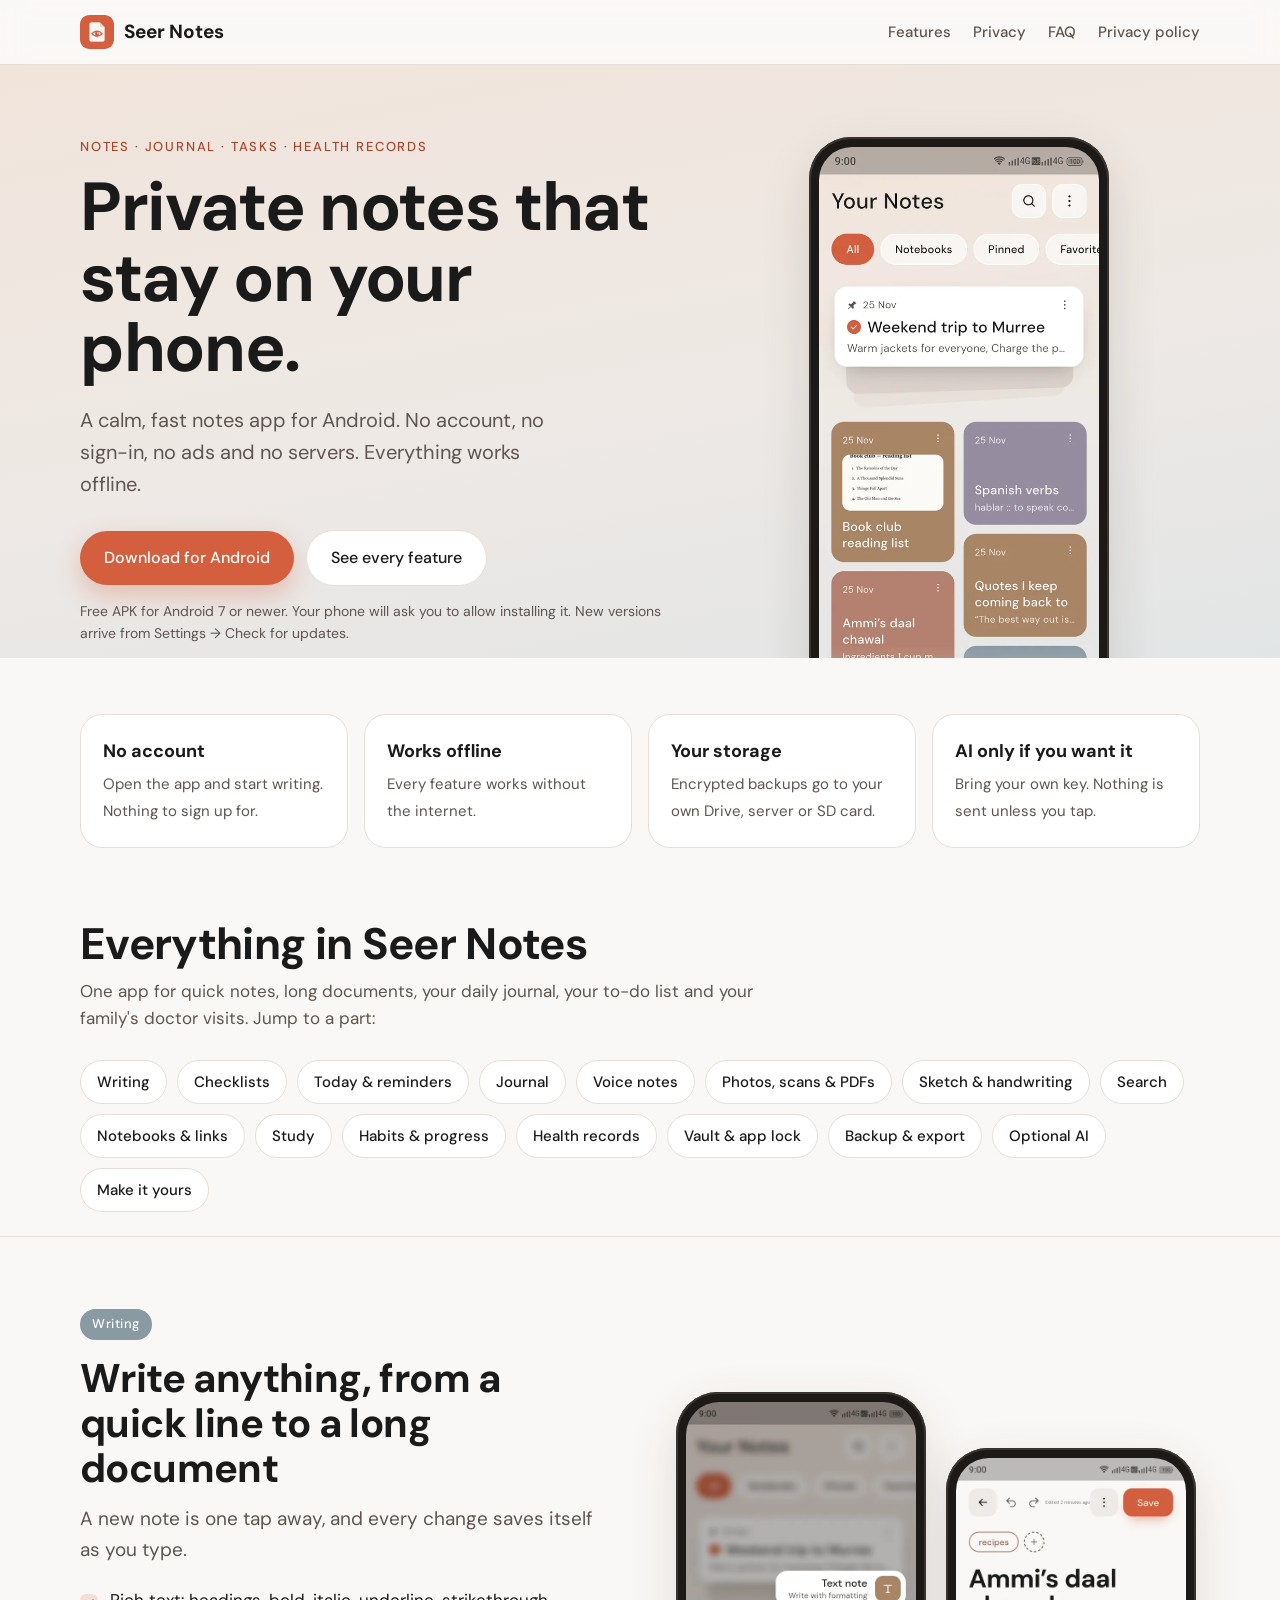
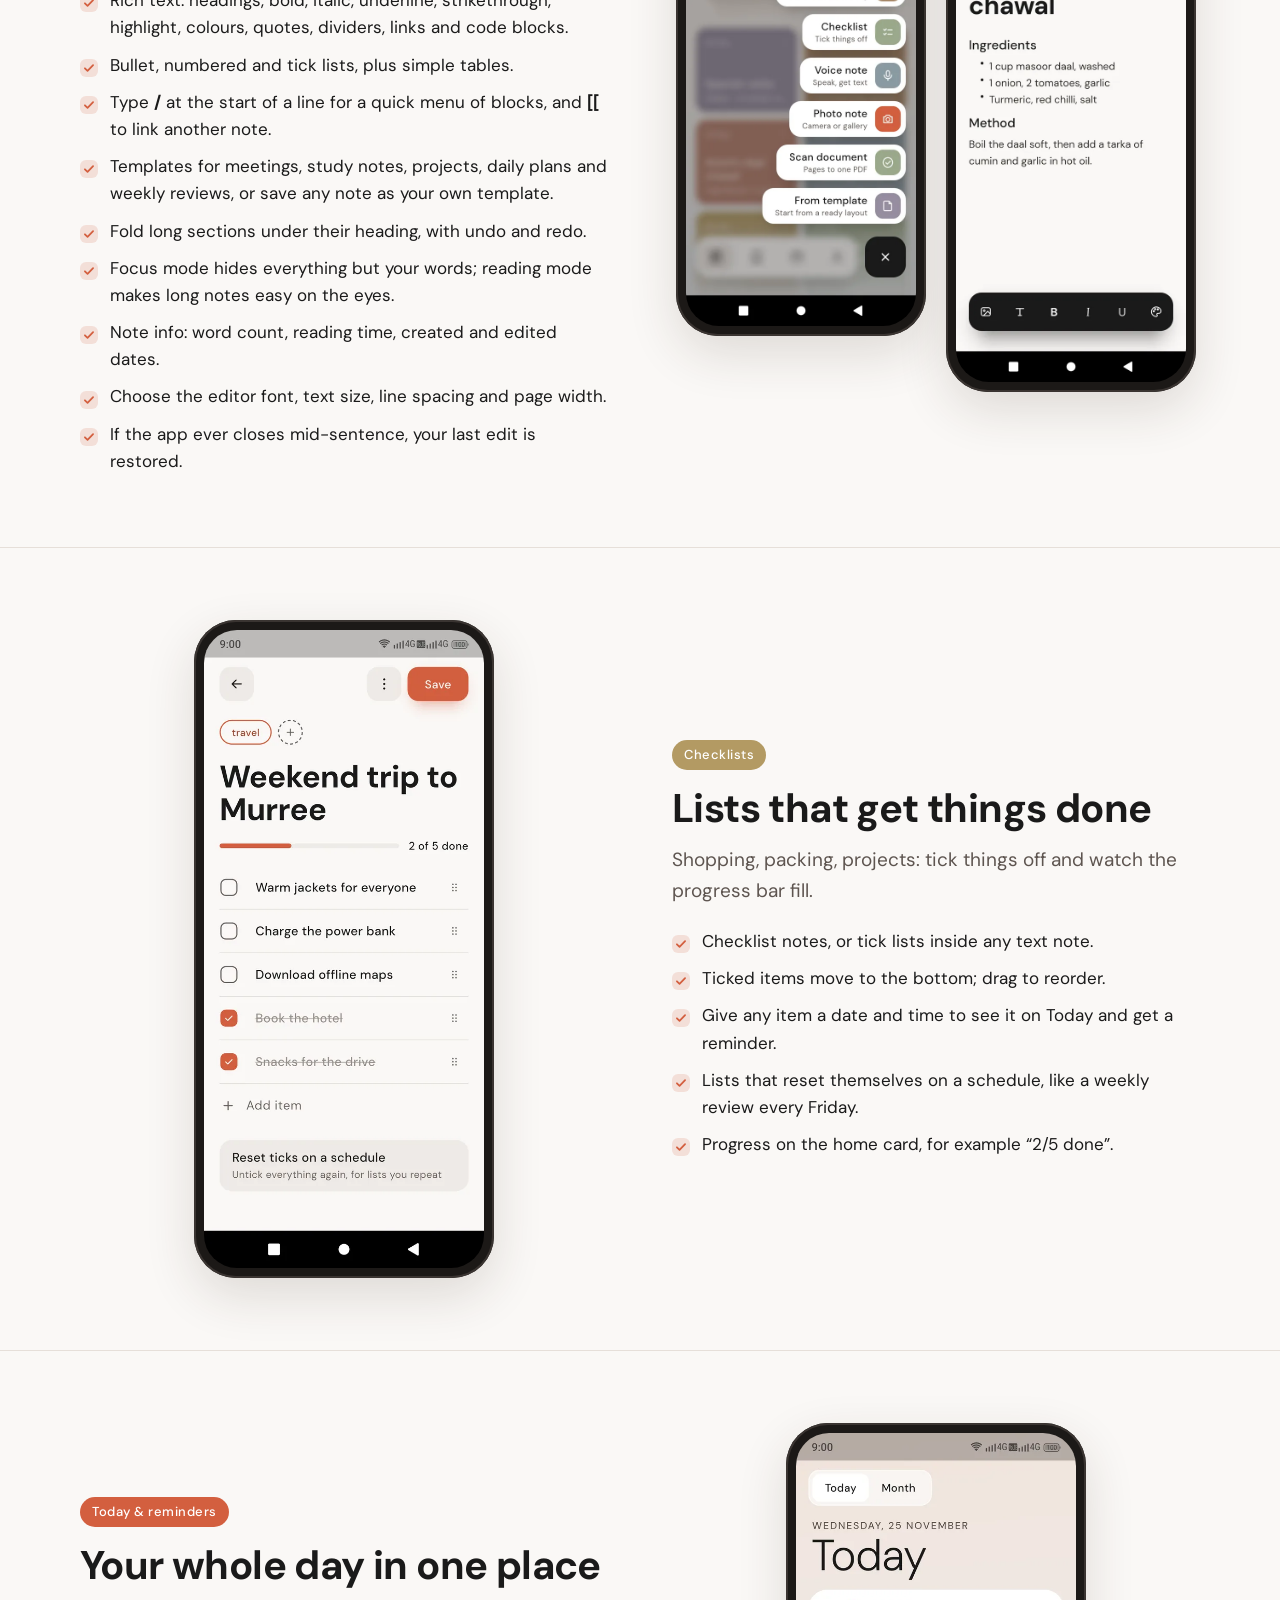
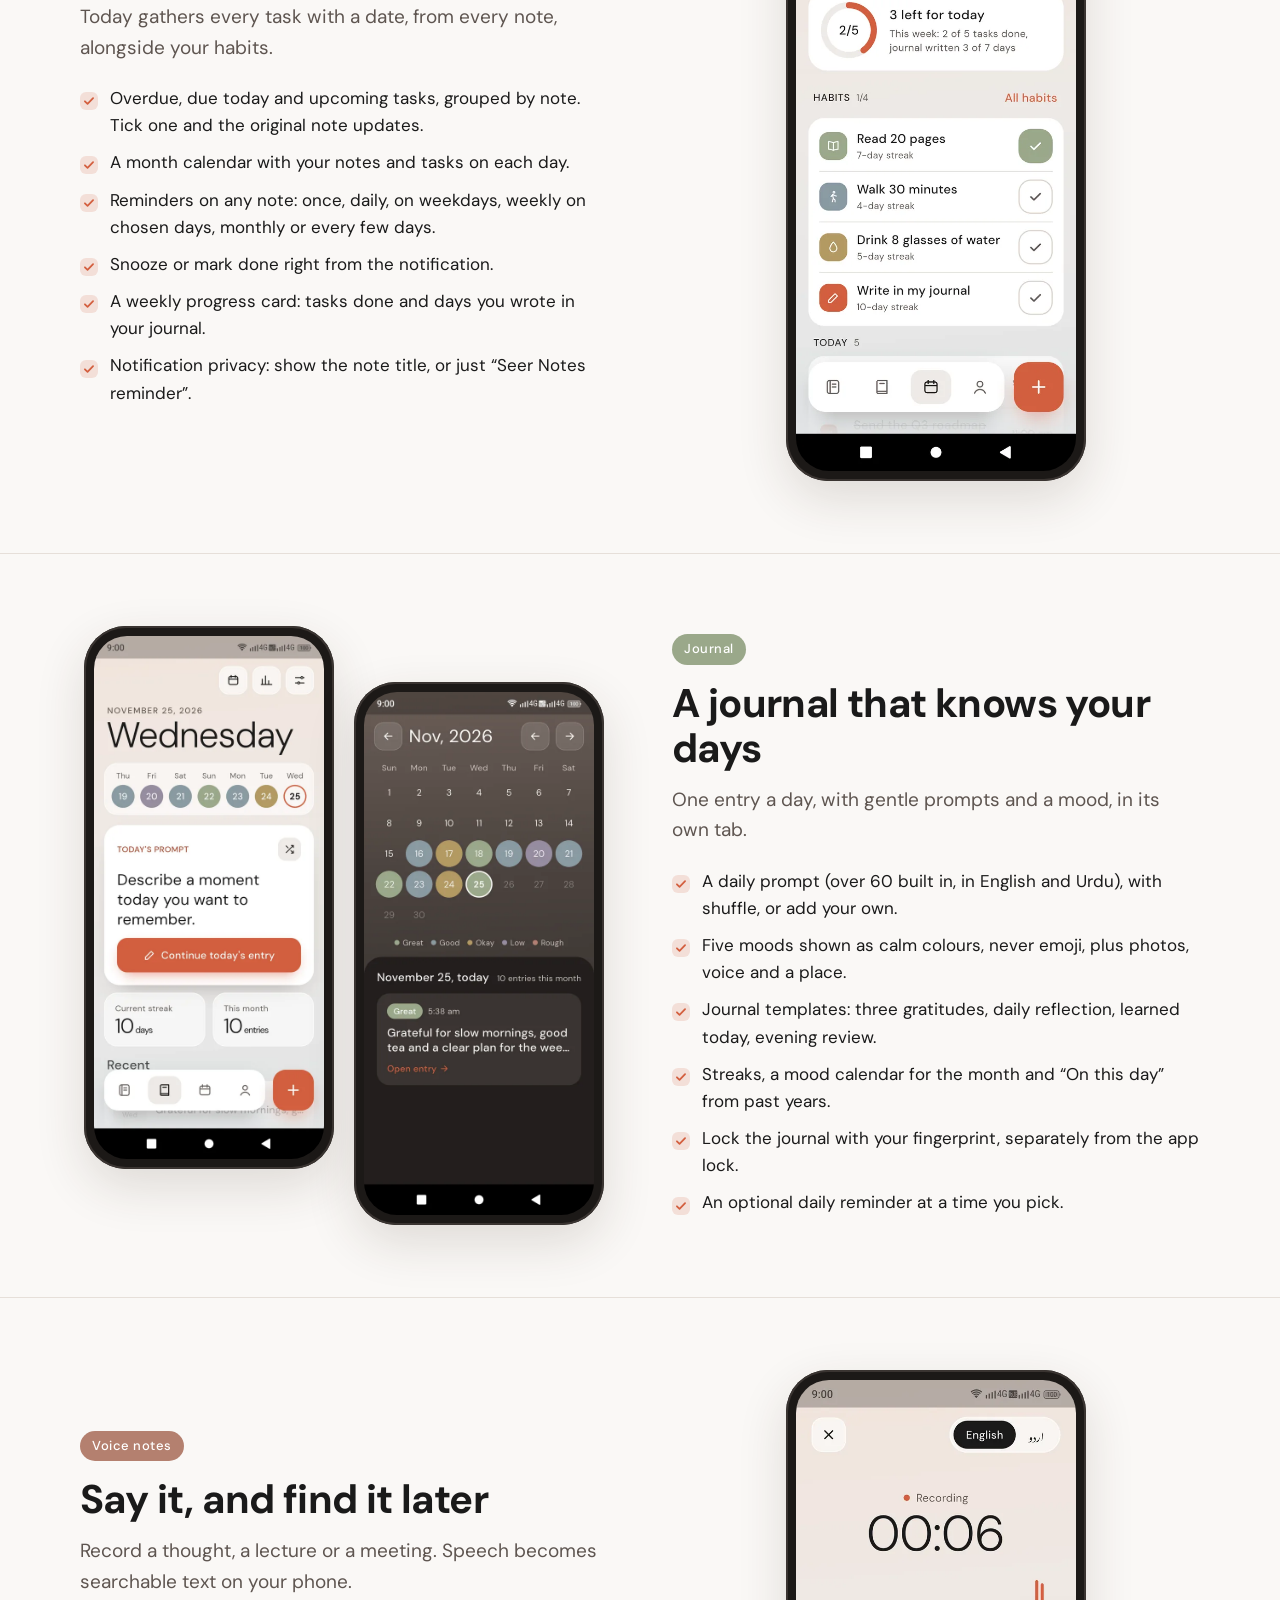
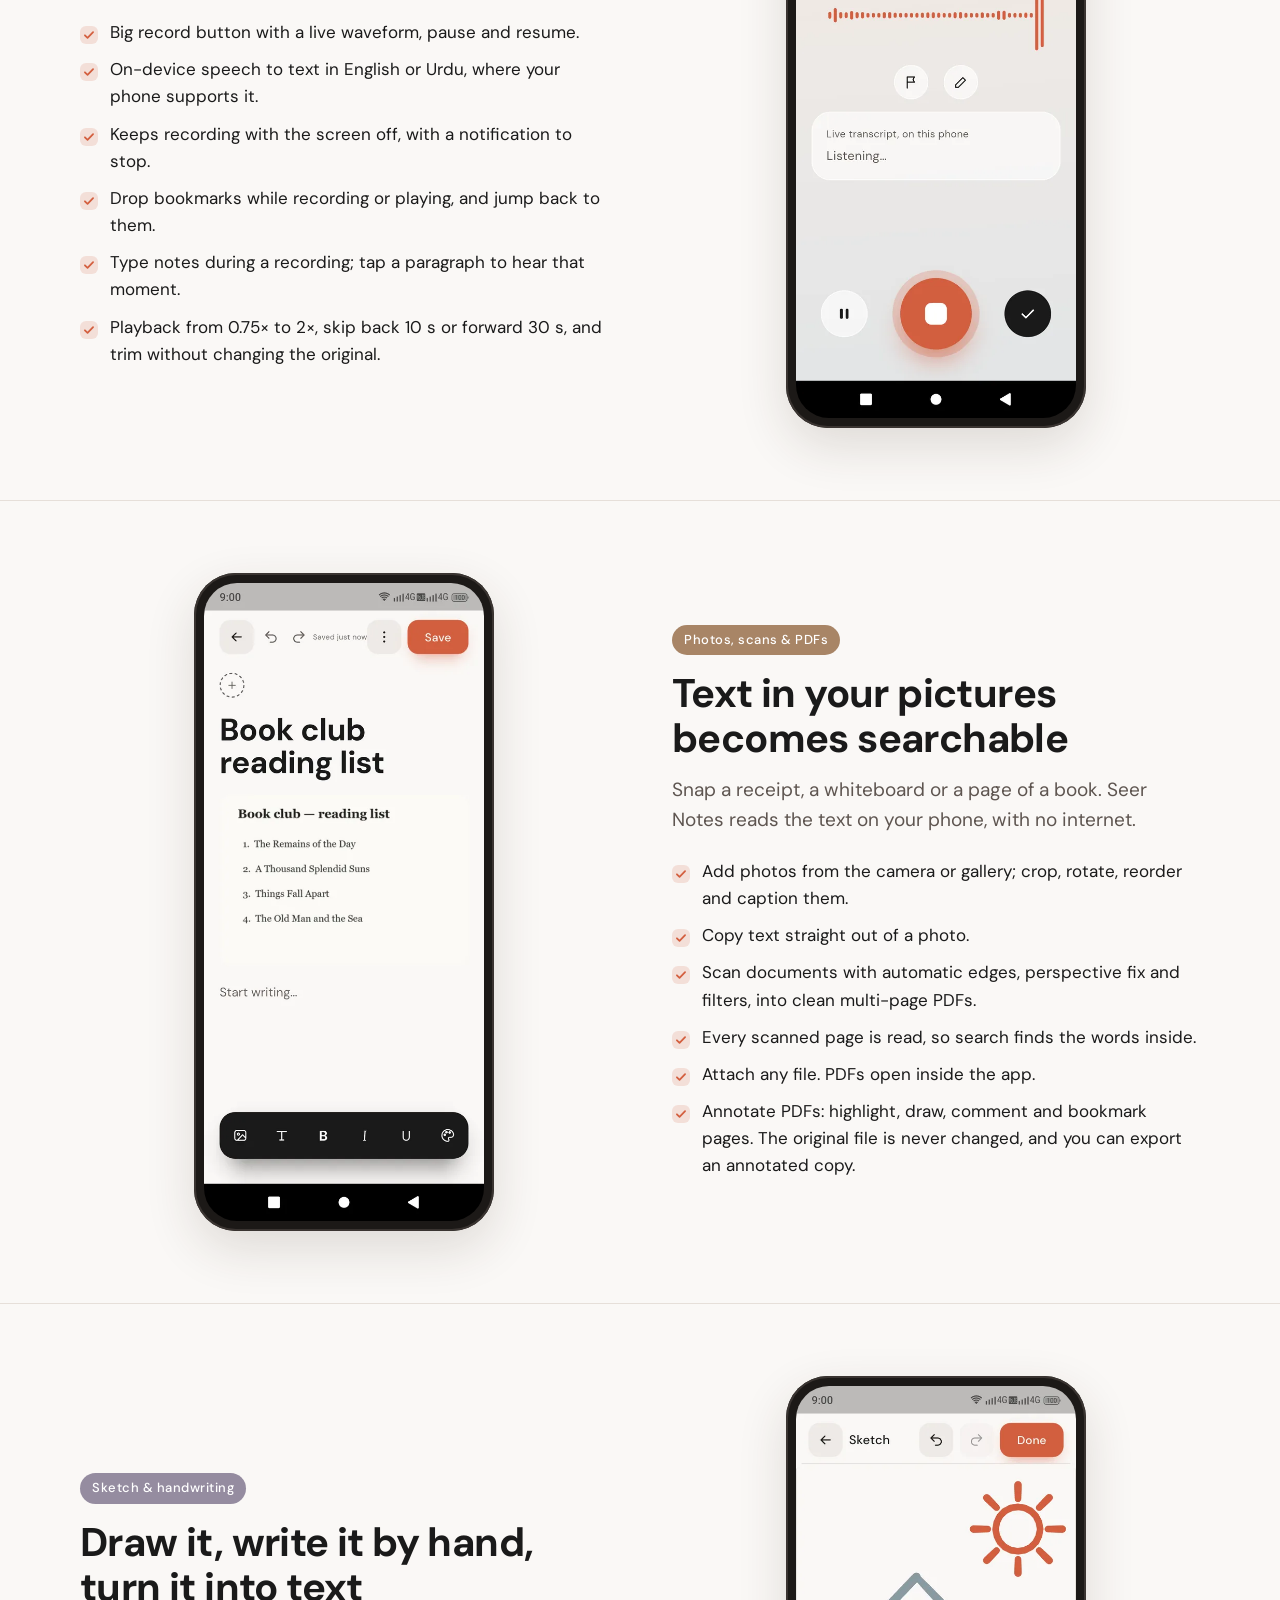
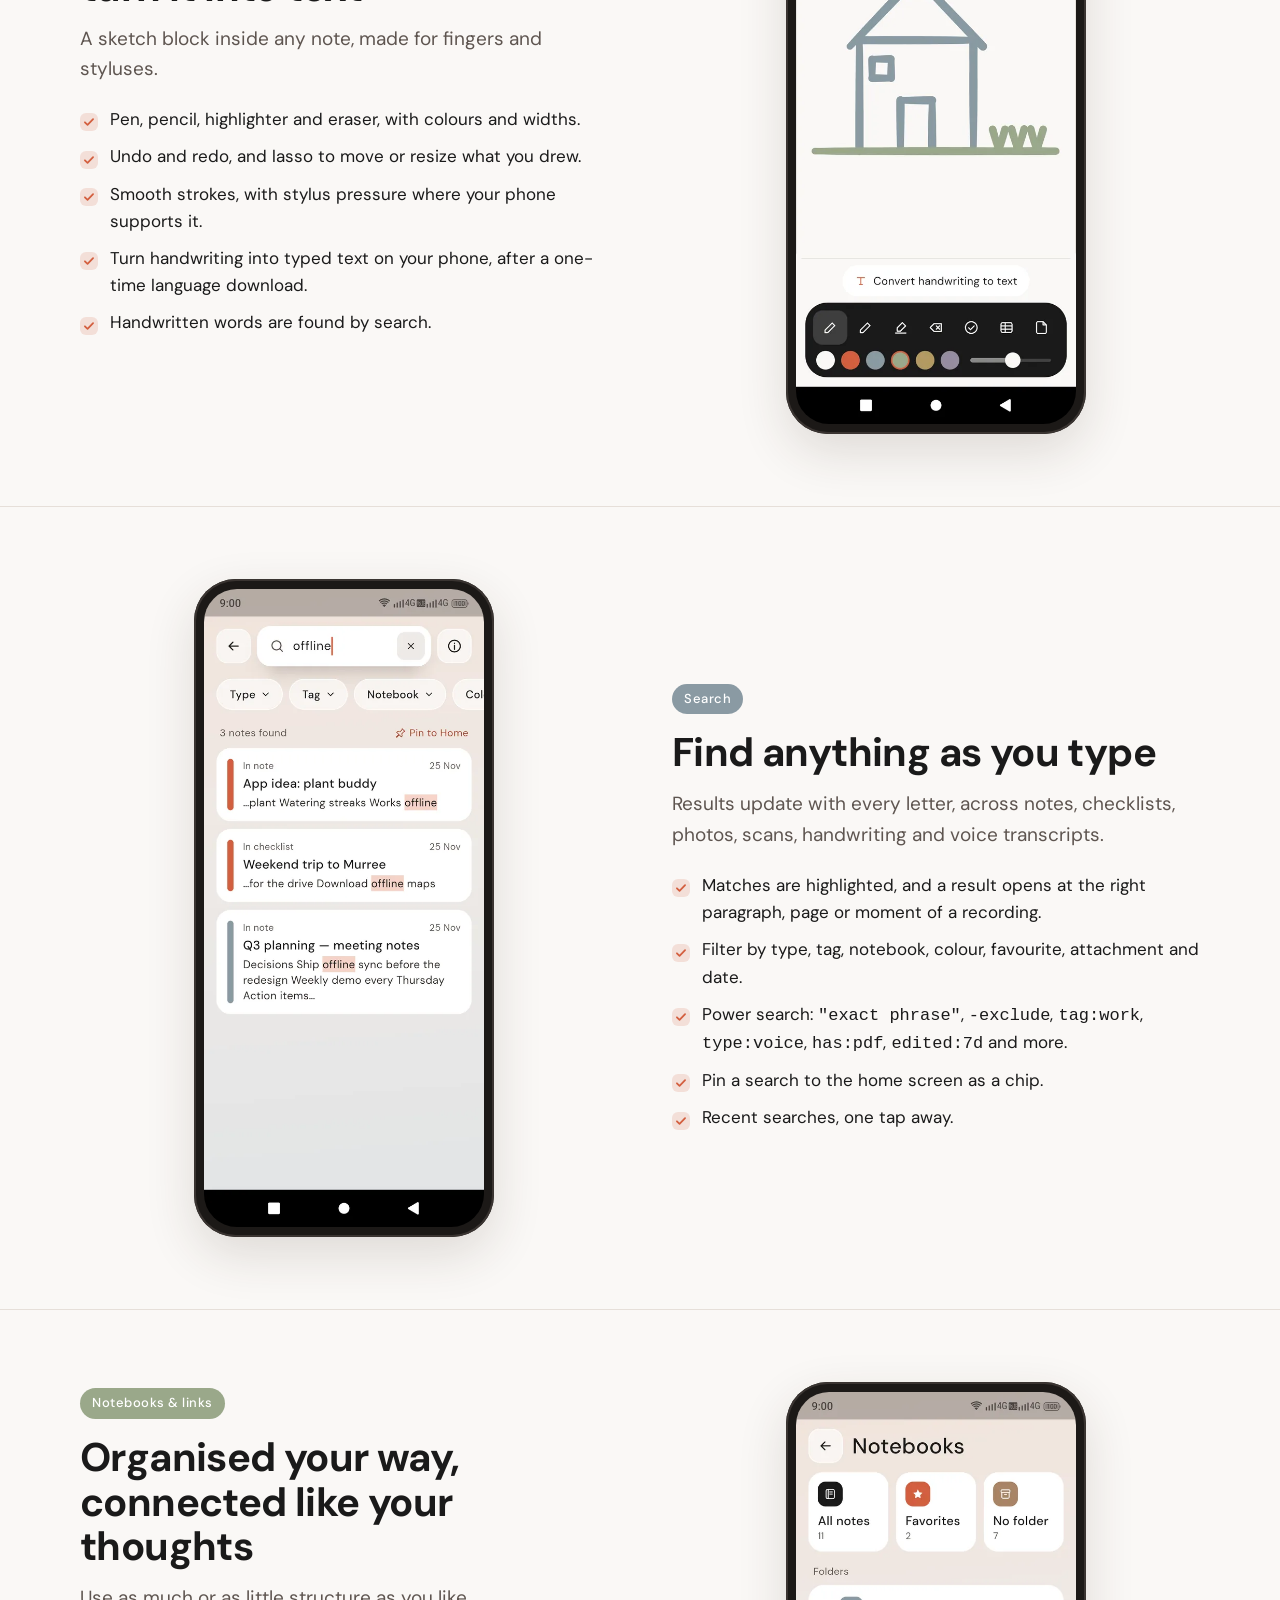
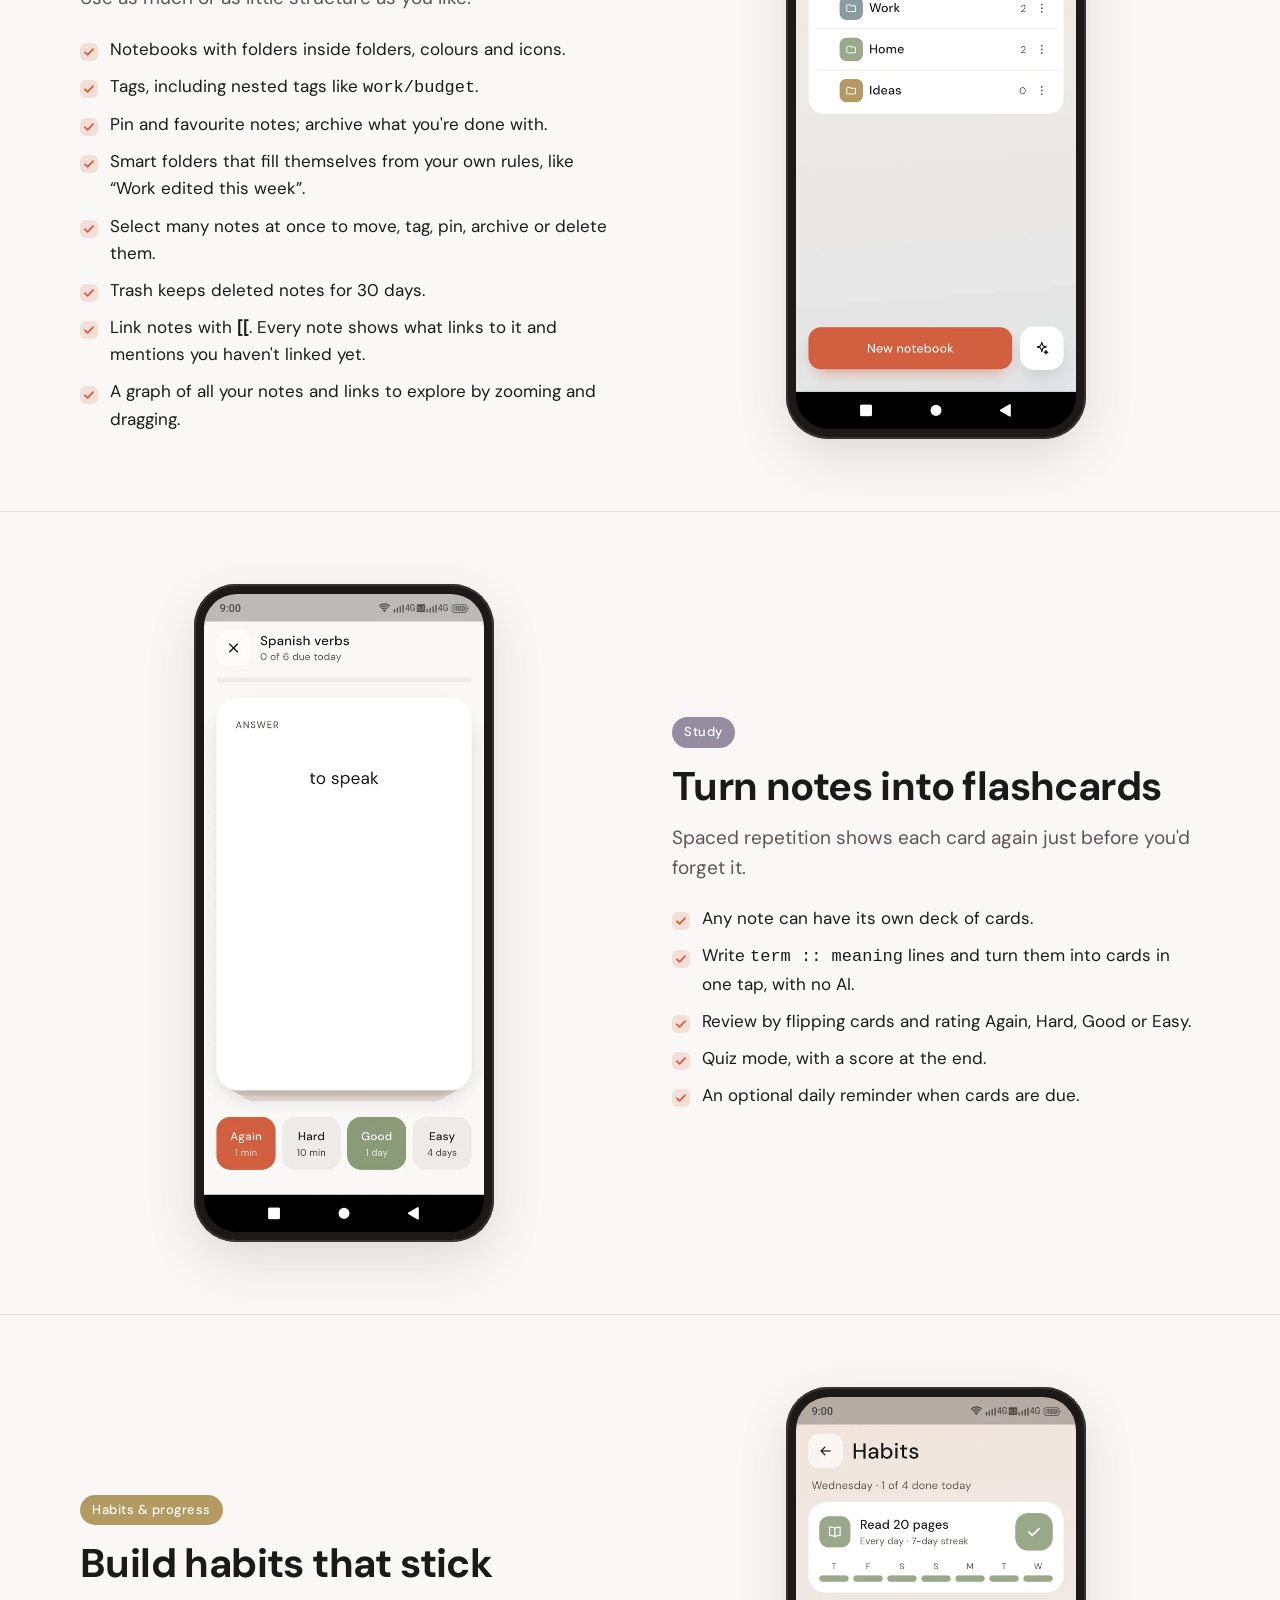
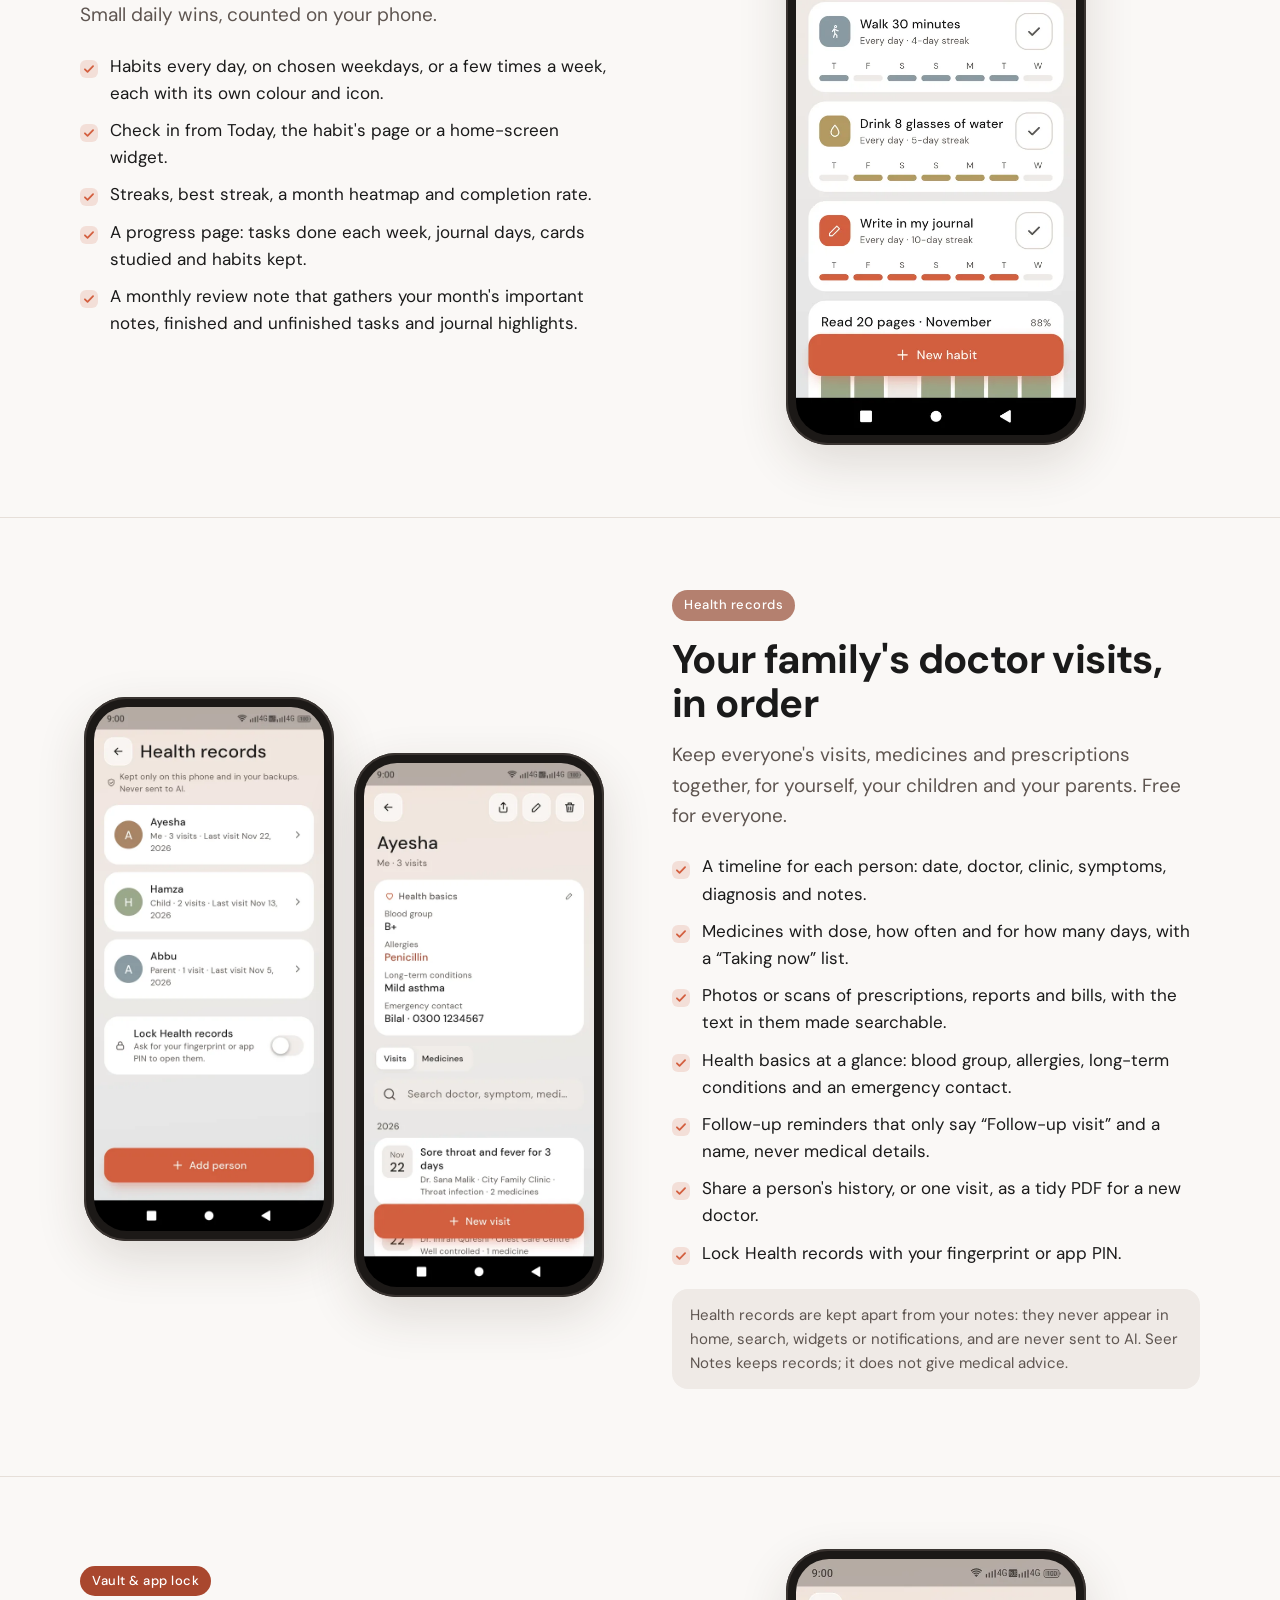
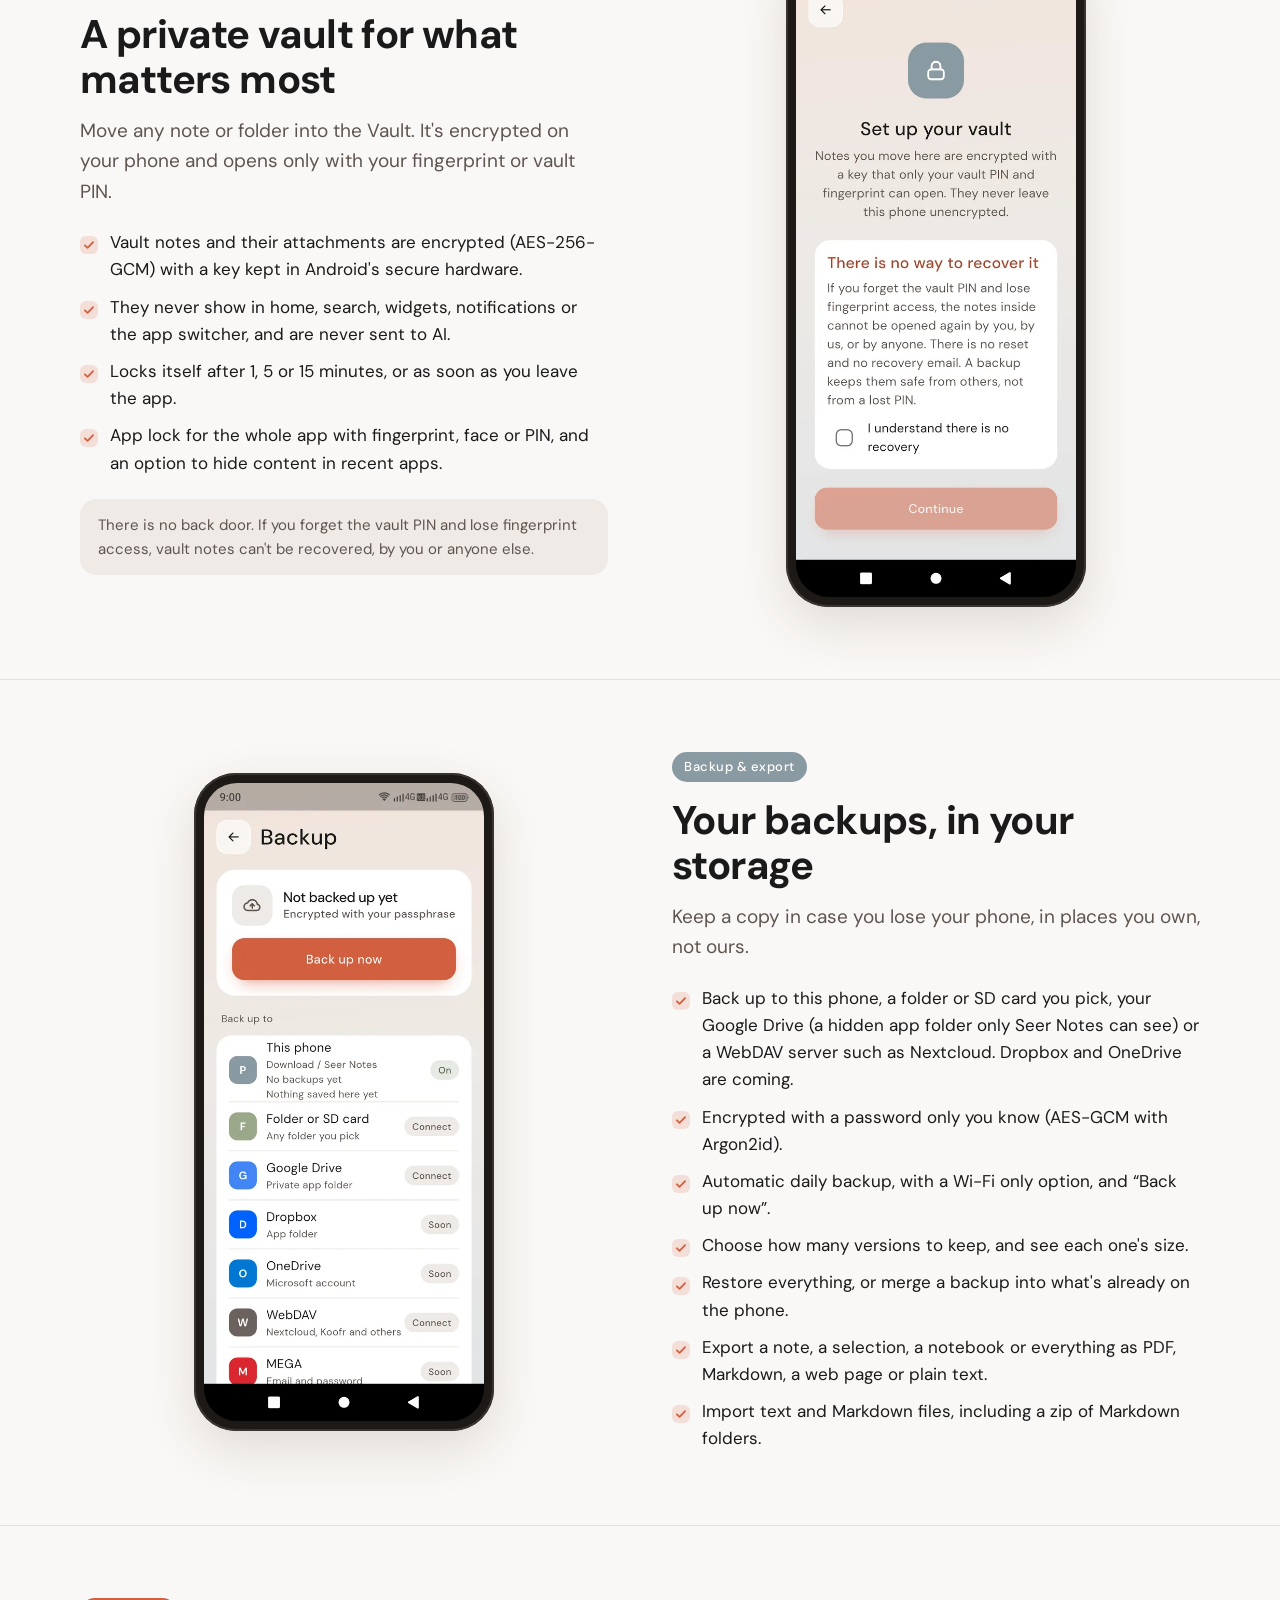
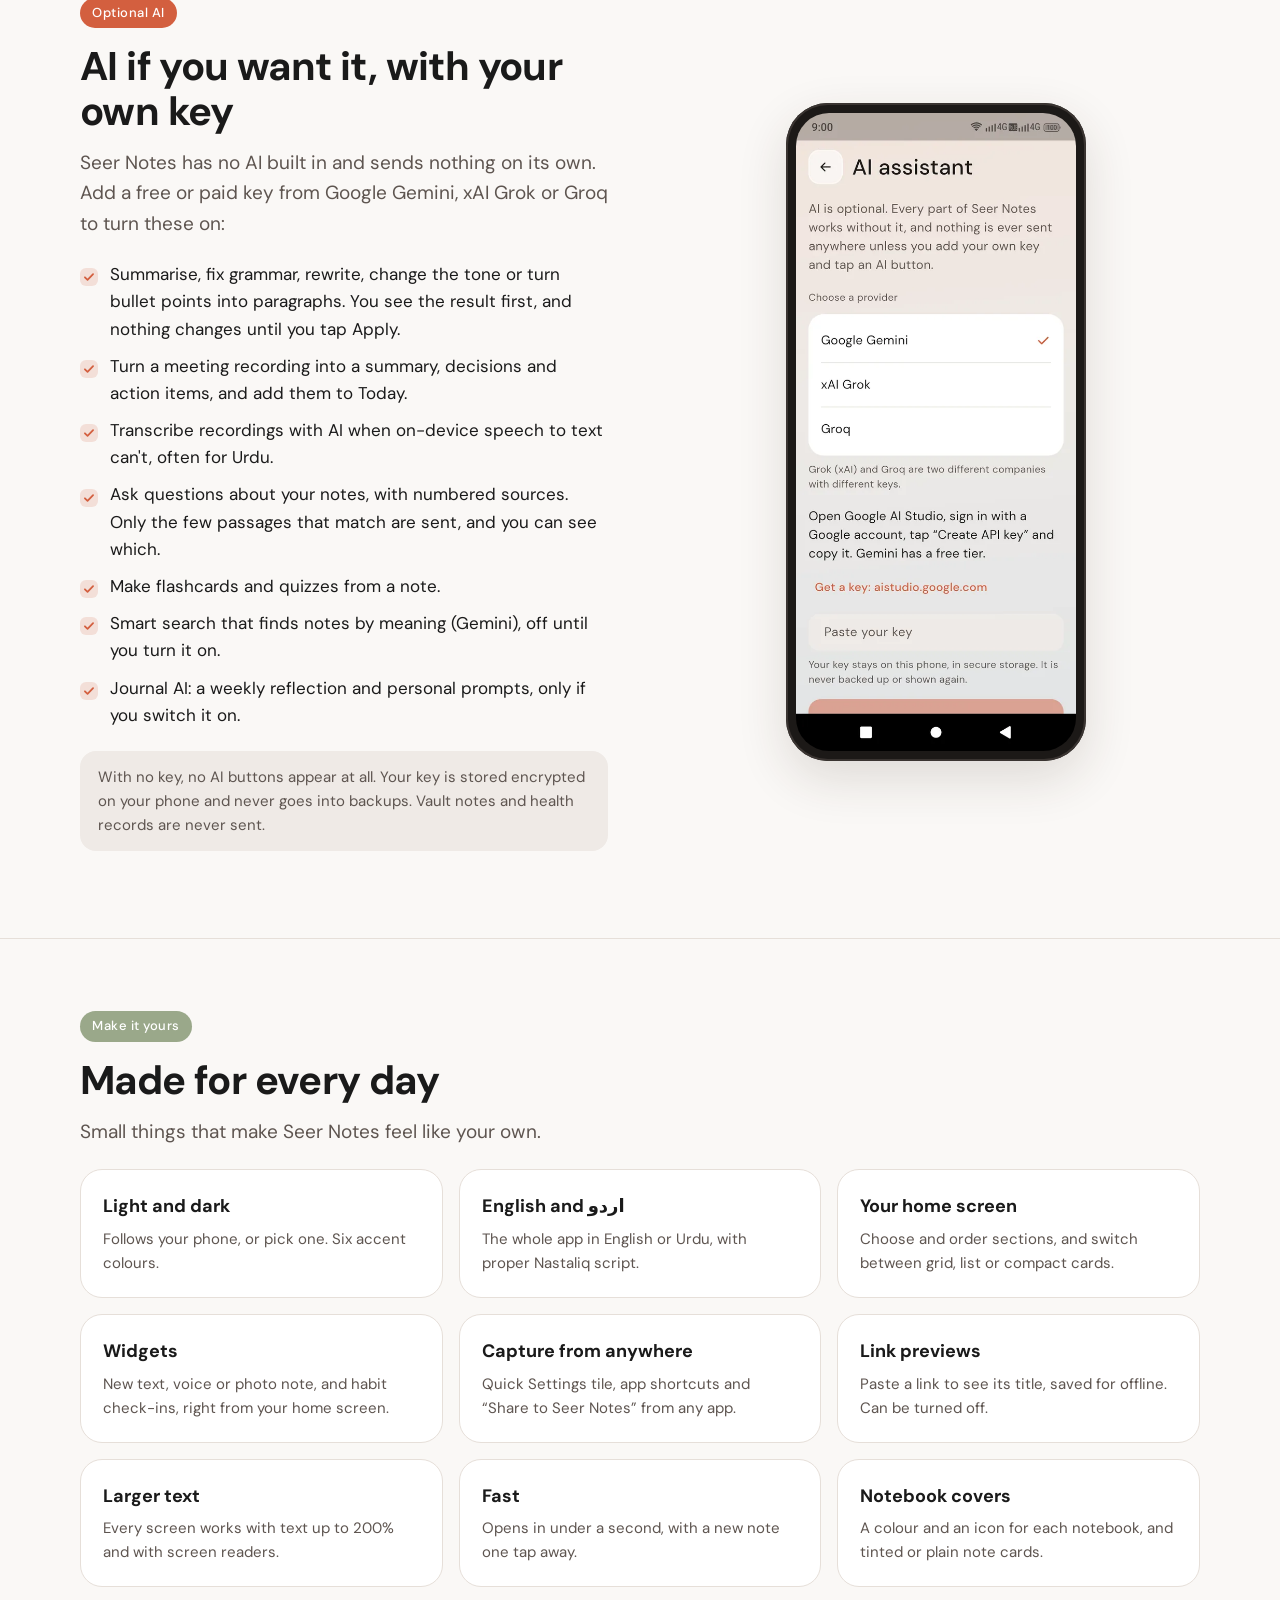
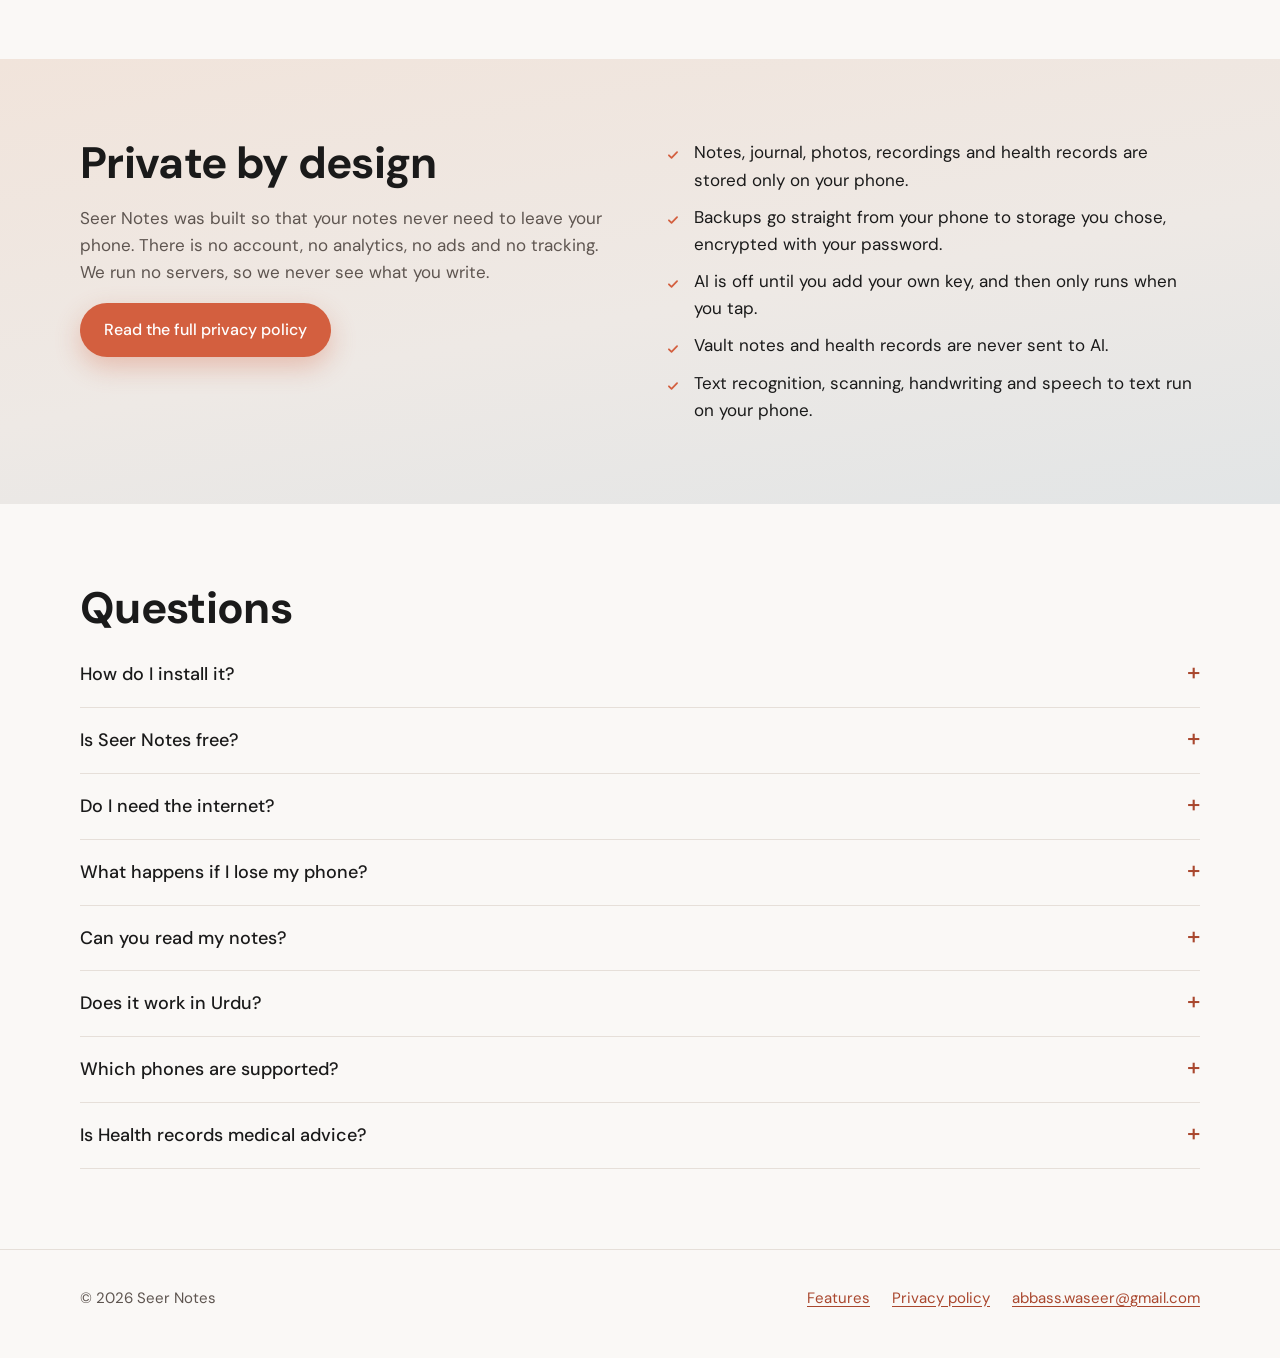
<file: index.html>
<!doctype html>
<html lang="en">
<head>
<meta charset="utf-8">
<meta name="viewport" content="width=device-width, initial-scale=1">
<title>Seer Notes: private notes, journal and checklists that stay on your phone</title>
<meta name="description" content="Seer Notes is a fast, private notes and journal app for Android. No account, works offline, encrypted backups to your own storage, and optional AI with your own key.">
<meta name="theme-color" content="#D35F3F">
<meta property="og:title" content="Seer Notes: private notes that stay on your phone">
<meta property="og:description" content="Notes, journal, checklists, voice, scans, habits and family health records. No account. Works offline.">
<meta property="og:image" content="img/feature-graphic.png">
<link rel="icon" href="img/icon.png">
<link rel="stylesheet" href="style.css">
</head>
<body>
<a class="skip" href="#main">Skip to content</a>

<header class="top">
  <div class="wrap">
    <a class="brand" href="./"><img src="img/icon.png" alt="" width="34" height="34">Seer Notes</a>
    <nav aria-label="Main">
      <a href="#features">Features</a>
      <a href="#privacy">Privacy</a>
      <a href="#faq">FAQ</a>
      <a class="keep" href="privacy.html">Privacy policy</a>
    </nav>
  </div>
</header>

<main id="main">

<section class="hero">
  <div class="wrap">
    <div>
      <p class="eyebrow">Notes · Journal · Tasks · Health records</p>
      <h1>Private notes that stay on your phone.</h1>
      <p class="lead">A calm, fast notes app for Android. No account, no sign-in, no ads and no servers. Everything works offline.</p>
      <div class="cta">
        <a class="btn" href="https://github.com/haaloapp1-design/seernotes-site/releases/latest/download/seer-notes.apk">Download for Android</a>
        <a class="btn ghost" href="#features">See every feature</a>
      </div>
      <p class="soon">Free APK for Android 7 or newer. Your phone will ask you to allow installing it. New versions arrive from Settings → Check for updates.</p>
    </div>
    <div class="phone"><img src="img/home.webp" alt="The Seer Notes home screen with a pinned trip checklist, a photo note and colourful note cards" width="540" height="1230"></div>
  </div>
</section>

<section class="promises" aria-label="What Seer Notes promises">
  <div class="wrap">
    <ul>
      <li><b>No account</b><span>Open the app and start writing. Nothing to sign up for.</span></li>
      <li><b>Works offline</b><span>Every feature works without the internet.</span></li>
      <li><b>Your storage</b><span>Encrypted backups go to your own Drive, server or SD card.</span></li>
      <li><b>AI only if you want it</b><span>Bring your own key. Nothing is sent unless you tap.</span></li>
    </ul>
  </div>
</section>

<section class="index" id="features">
  <div class="wrap">
    <h2>Everything in Seer Notes</h2>
    <p class="sub">One app for quick notes, long documents, your daily journal, your to-do list and your family's doctor visits. Jump to a part:</p>
    <nav class="chips" aria-label="Features">
      <a href="#write">Writing</a>
      <a href="#checklists">Checklists</a>
      <a href="#today">Today &amp; reminders</a>
      <a href="#journal">Journal</a>
      <a href="#voice">Voice notes</a>
      <a href="#photos">Photos, scans &amp; PDFs</a>
      <a href="#sketch">Sketch &amp; handwriting</a>
      <a href="#search">Search</a>
      <a href="#organize">Notebooks &amp; links</a>
      <a href="#study">Study</a>
      <a href="#habits">Habits &amp; progress</a>
      <a href="#health">Health records</a>
      <a href="#vault">Vault &amp; app lock</a>
      <a href="#backup">Backup &amp; export</a>
      <a href="#ai">Optional AI</a>
      <a href="#yours">Make it yours</a>
    </nav>
  </div>
</section>

<!-- Writing -->
<section class="feature" id="write">
  <div class="wrap">
    <div class="text">
      <span class="tag" style="background:var(--slate)">Writing</span>
      <h2>Write anything, from a quick line to a long document</h2>
      <p class="intro">A new note is one tap away, and every change saves itself as you type.</p>
      <ul class="ticks">
        <li>Rich text: headings, bold, italic, underline, strikethrough, highlight, colours, quotes, dividers, links and code blocks.</li>
        <li>Bullet, numbered and tick lists, plus simple tables.</li>
        <li>Type <b>/</b> at the start of a line for a quick menu of blocks, and <b>[[</b> to link another note.</li>
        <li>Templates for meetings, study notes, projects, daily plans and weekly reviews, or save any note as your own template.</li>
        <li>Fold long sections under their heading, with undo and redo.</li>
        <li>Focus mode hides everything but your words; reading mode makes long notes easy on the eyes.</li>
        <li>Note info: word count, reading time, created and edited dates.</li>
        <li>Choose the editor font, text size, line spacing and page width.</li>
        <li>If the app ever closes mid-sentence, your last edit is restored.</li>
      </ul>
    </div>
    <div class="shots">
      <div class="phone sm"><img src="img/menu.webp" alt="The new-note menu: text note, checklist, voice note, photo note, scan document and from template" loading="lazy" width="540" height="1230"></div>
      <div class="phone sm"><img src="img/note.webp" alt="A recipe note with headings, a bullet list and the floating formatting toolbar" loading="lazy" width="540" height="1230"></div>
    </div>
  </div>
</section>

<!-- Checklists -->
<section class="feature flip" id="checklists">
  <div class="wrap">
    <div class="text">
      <span class="tag" style="background:var(--ochre)">Checklists</span>
      <h2>Lists that get things done</h2>
      <p class="intro">Shopping, packing, projects: tick things off and watch the progress bar fill.</p>
      <ul class="ticks">
        <li>Checklist notes, or tick lists inside any text note.</li>
        <li>Ticked items move to the bottom; drag to reorder.</li>
        <li>Give any item a date and time to see it on Today and get a reminder.</li>
        <li>Lists that reset themselves on a schedule, like a weekly review every Friday.</li>
        <li>Progress on the home card, for example “2/5 done”.</li>
      </ul>
    </div>
    <div class="shots"><div class="phone"><img src="img/checklist.webp" alt="A packing checklist for a weekend trip, two of five items done" loading="lazy" width="540" height="1230"></div></div>
  </div>
</section>

<!-- Today -->
<section class="feature" id="today">
  <div class="wrap">
    <div class="text">
      <span class="tag" style="background:var(--terracotta)">Today &amp; reminders</span>
      <h2>Your whole day in one place</h2>
      <p class="intro">Today gathers every task with a date, from every note, alongside your habits.</p>
      <ul class="ticks">
        <li>Overdue, due today and upcoming tasks, grouped by note. Tick one and the original note updates.</li>
        <li>A month calendar with your notes and tasks on each day.</li>
        <li>Reminders on any note: once, daily, on weekdays, weekly on chosen days, monthly or every few days.</li>
        <li>Snooze or mark done right from the notification.</li>
        <li>A weekly progress card: tasks done and days you wrote in your journal.</li>
        <li>Notification privacy: show the note title, or just “Seer Notes reminder”.</li>
      </ul>
    </div>
    <div class="shots"><div class="phone"><img src="img/today.webp" alt="The Today screen with tasks left for today and four habits with streaks" loading="lazy" width="540" height="1230"></div></div>
  </div>
</section>

<!-- Journal -->
<section class="feature flip" id="journal">
  <div class="wrap">
    <div class="text">
      <span class="tag" style="background:var(--sage)">Journal</span>
      <h2>A journal that knows your days</h2>
      <p class="intro">One entry a day, with gentle prompts and a mood, in its own tab.</p>
      <ul class="ticks">
        <li>A daily prompt (over 60 built in, in English and Urdu), with shuffle, or add your own.</li>
        <li>Five moods shown as calm colours, never emoji, plus photos, voice and a place.</li>
        <li>Journal templates: three gratitudes, daily reflection, learned today, evening review.</li>
        <li>Streaks, a mood calendar for the month and “On this day” from past years.</li>
        <li>Lock the journal with your fingerprint, separately from the app lock.</li>
        <li>An optional daily reminder at a time you pick.</li>
      </ul>
    </div>
    <div class="shots">
      <div class="phone sm"><img src="img/journal.webp" alt="The journal home with today's prompt, a week of mood colours and a 10-day streak" loading="lazy" width="540" height="1230"></div>
      <div class="phone sm"><img src="img/journal-month.webp" alt="A month calendar in dark theme with each day coloured by mood" loading="lazy" width="540" height="1230"></div>
    </div>
  </div>
</section>

<!-- Voice -->
<section class="feature" id="voice">
  <div class="wrap">
    <div class="text">
      <span class="tag" style="background:var(--rose)">Voice notes</span>
      <h2>Say it, and find it later</h2>
      <p class="intro">Record a thought, a lecture or a meeting. Speech becomes searchable text on your phone.</p>
      <ul class="ticks">
        <li>Big record button with a live waveform, pause and resume.</li>
        <li>On-device speech to text in English or Urdu, where your phone supports it.</li>
        <li>Keeps recording with the screen off, with a notification to stop.</li>
        <li>Drop bookmarks while recording or playing, and jump back to them.</li>
        <li>Type notes during a recording; tap a paragraph to hear that moment.</li>
        <li>Playback from 0.75× to 2×, skip back 10 s or forward 30 s, and trim without changing the original.</li>
      </ul>
    </div>
    <div class="shots"><div class="phone"><img src="img/voice.webp" alt="The voice recorder with a timer, live waveform, bookmark button and live transcript" loading="lazy" width="540" height="1230"></div></div>
  </div>
</section>

<!-- Photos, scans, PDFs -->
<section class="feature flip" id="photos">
  <div class="wrap">
    <div class="text">
      <span class="tag" style="background:var(--tan)">Photos, scans &amp; PDFs</span>
      <h2>Text in your pictures becomes searchable</h2>
      <p class="intro">Snap a receipt, a whiteboard or a page of a book. Seer Notes reads the text on your phone, with no internet.</p>
      <ul class="ticks">
        <li>Add photos from the camera or gallery; crop, rotate, reorder and caption them.</li>
        <li>Copy text straight out of a photo.</li>
        <li>Scan documents with automatic edges, perspective fix and filters, into clean multi-page PDFs.</li>
        <li>Every scanned page is read, so search finds the words inside.</li>
        <li>Attach any file. PDFs open inside the app.</li>
        <li>Annotate PDFs: highlight, draw, comment and bookmark pages. The original file is never changed, and you can export an annotated copy.</li>
      </ul>
    </div>
    <div class="shots"><div class="phone"><img src="img/photo.webp" alt="A photo note of a printed book club reading list" loading="lazy" width="540" height="1230"></div></div>
  </div>
</section>

<!-- Sketch -->
<section class="feature" id="sketch">
  <div class="wrap">
    <div class="text">
      <span class="tag" style="background:var(--mist)">Sketch &amp; handwriting</span>
      <h2>Draw it, write it by hand, turn it into text</h2>
      <p class="intro">A sketch block inside any note, made for fingers and styluses.</p>
      <ul class="ticks">
        <li>Pen, pencil, highlighter and eraser, with colours and widths.</li>
        <li>Undo and redo, and lasso to move or resize what you drew.</li>
        <li>Smooth strokes, with stylus pressure where your phone supports it.</li>
        <li>Turn handwriting into typed text on your phone, after a one-time language download.</li>
        <li>Handwritten words are found by search.</li>
      </ul>
    </div>
    <div class="shots"><div class="phone"><img src="img/sketch.webp" alt="A sketch of a house and the sun, with pen tools and colours below" loading="lazy" width="540" height="1230"></div></div>
  </div>
</section>

<!-- Search -->
<section class="feature flip" id="search">
  <div class="wrap">
    <div class="text">
      <span class="tag" style="background:var(--slate)">Search</span>
      <h2>Find anything as you type</h2>
      <p class="intro">Results update with every letter, across notes, checklists, photos, scans, handwriting and voice transcripts.</p>
      <ul class="ticks">
        <li>Matches are highlighted, and a result opens at the right paragraph, page or moment of a recording.</li>
        <li>Filter by type, tag, notebook, colour, favourite, attachment and date.</li>
        <li>Power search: <code>"exact phrase"</code>, <code>-exclude</code>, <code>tag:work</code>, <code>type:voice</code>, <code>has:pdf</code>, <code>edited:7d</code> and more.</li>
        <li>Pin a search to the home screen as a chip.</li>
        <li>Recent searches, one tap away.</li>
      </ul>
    </div>
    <div class="shots"><div class="phone"><img src="img/search.webp" alt="Search results for the word offline, highlighted in three notes" loading="lazy" width="540" height="1230"></div></div>
  </div>
</section>

<!-- Organize -->
<section class="feature" id="organize">
  <div class="wrap">
    <div class="text">
      <span class="tag" style="background:var(--sage)">Notebooks &amp; links</span>
      <h2>Organised your way, connected like your thoughts</h2>
      <p class="intro">Use as much or as little structure as you like.</p>
      <ul class="ticks">
        <li>Notebooks with folders inside folders, colours and icons.</li>
        <li>Tags, including nested tags like <code>work/budget</code>.</li>
        <li>Pin and favourite notes; archive what you're done with.</li>
        <li>Smart folders that fill themselves from your own rules, like “Work edited this week”.</li>
        <li>Select many notes at once to move, tag, pin, archive or delete them.</li>
        <li>Trash keeps deleted notes for 30 days.</li>
        <li>Link notes with <b>[[</b>. Every note shows what links to it and mentions you haven't linked yet.</li>
        <li>A graph of all your notes and links to explore by zooming and dragging.</li>
      </ul>
    </div>
    <div class="shots"><div class="phone"><img src="img/notebooks.webp" alt="The Notebooks screen with All notes, Favorites and the Work, Home and Ideas folders" loading="lazy" width="540" height="1230"></div></div>
  </div>
</section>

<!-- Study -->
<section class="feature flip" id="study">
  <div class="wrap">
    <div class="text">
      <span class="tag" style="background:var(--mist)">Study</span>
      <h2>Turn notes into flashcards</h2>
      <p class="intro">Spaced repetition shows each card again just before you'd forget it.</p>
      <ul class="ticks">
        <li>Any note can have its own deck of cards.</li>
        <li>Write <code>term :: meaning</code> lines and turn them into cards in one tap, with no AI.</li>
        <li>Review by flipping cards and rating Again, Hard, Good or Easy.</li>
        <li>Quiz mode, with a score at the end.</li>
        <li>An optional daily reminder when cards are due.</li>
      </ul>
    </div>
    <div class="shots"><div class="phone"><img src="img/study.webp" alt="A flashcard review showing the answer and four rating buttons" loading="lazy" width="540" height="1230"></div></div>
  </div>
</section>

<!-- Habits -->
<section class="feature" id="habits">
  <div class="wrap">
    <div class="text">
      <span class="tag" style="background:var(--ochre)">Habits &amp; progress</span>
      <h2>Build habits that stick</h2>
      <p class="intro">Small daily wins, counted on your phone.</p>
      <ul class="ticks">
        <li>Habits every day, on chosen weekdays, or a few times a week, each with its own colour and icon.</li>
        <li>Check in from Today, the habit's page or a home-screen widget.</li>
        <li>Streaks, best streak, a month heatmap and completion rate.</li>
        <li>A progress page: tasks done each week, journal days, cards studied and habits kept.</li>
        <li>A monthly review note that gathers your month's important notes, finished and unfinished tasks and journal highlights.</li>
      </ul>
    </div>
    <div class="shots"><div class="phone"><img src="img/habits.webp" alt="Four habits with streaks and a week of check-ins each" loading="lazy" width="540" height="1230"></div></div>
  </div>
</section>

<!-- Health -->
<section class="feature flip" id="health">
  <div class="wrap">
    <div class="text">
      <span class="tag" style="background:var(--rose)">Health records</span>
      <h2>Your family's doctor visits, in order</h2>
      <p class="intro">Keep everyone's visits, medicines and prescriptions together, for yourself, your children and your parents. Free for everyone.</p>
      <ul class="ticks">
        <li>A timeline for each person: date, doctor, clinic, symptoms, diagnosis and notes.</li>
        <li>Medicines with dose, how often and for how many days, with a “Taking now” list.</li>
        <li>Photos or scans of prescriptions, reports and bills, with the text in them made searchable.</li>
        <li>Health basics at a glance: blood group, allergies, long-term conditions and an emergency contact.</li>
        <li>Follow-up reminders that only say “Follow-up visit” and a name, never medical details.</li>
        <li>Share a person's history, or one visit, as a tidy PDF for a new doctor.</li>
        <li>Lock Health records with your fingerprint or app PIN.</li>
      </ul>
      <p class="note">Health records are kept apart from your notes: they never appear in home, search, widgets or notifications, and are never sent to AI. Seer Notes keeps records; it does not give medical advice.</p>
    </div>
    <div class="shots">
      <div class="phone sm"><img src="img/health-people.webp" alt="Health records listing three family members with their visit counts" loading="lazy" width="540" height="1230"></div>
      <div class="phone sm"><img src="img/health.webp" alt="A person's health page with blood group, allergies and their latest visit" loading="lazy" width="540" height="1230"></div>
    </div>
  </div>
</section>

<!-- Vault -->
<section class="feature" id="vault">
  <div class="wrap">
    <div class="text">
      <span class="tag" style="background:var(--clay)">Vault &amp; app lock</span>
      <h2>A private vault for what matters most</h2>
      <p class="intro">Move any note or folder into the Vault. It's encrypted on your phone and opens only with your fingerprint or vault PIN.</p>
      <ul class="ticks">
        <li>Vault notes and their attachments are encrypted (AES-256-GCM) with a key kept in Android's secure hardware.</li>
        <li>They never show in home, search, widgets, notifications or the app switcher, and are never sent to AI.</li>
        <li>Locks itself after 1, 5 or 15 minutes, or as soon as you leave the app.</li>
        <li>App lock for the whole app with fingerprint, face or PIN, and an option to hide content in recent apps.</li>
      </ul>
      <p class="note">There is no back door. If you forget the vault PIN and lose fingerprint access, vault notes can't be recovered, by you or anyone else.</p>
    </div>
    <div class="shots"><div class="phone"><img src="img/vault.webp" alt="Vault set-up explaining that there is no way to recover a forgotten PIN" loading="lazy" width="540" height="1230"></div></div>
  </div>
</section>

<!-- Backup -->
<section class="feature flip" id="backup">
  <div class="wrap">
    <div class="text">
      <span class="tag" style="background:var(--slate)">Backup &amp; export</span>
      <h2>Your backups, in your storage</h2>
      <p class="intro">Keep a copy in case you lose your phone, in places you own, not ours.</p>
      <ul class="ticks">
        <li>Back up to this phone, a folder or SD card you pick, your Google Drive (a hidden app folder only Seer Notes can see) or a WebDAV server such as Nextcloud. Dropbox and OneDrive are coming.</li>
        <li>Encrypted with a password only you know (AES-GCM with Argon2id).</li>
        <li>Automatic daily backup, with a Wi-Fi only option, and “Back up now”.</li>
        <li>Choose how many versions to keep, and see each one's size.</li>
        <li>Restore everything, or merge a backup into what's already on the phone.</li>
        <li>Export a note, a selection, a notebook or everything as PDF, Markdown, a web page or plain text.</li>
        <li>Import text and Markdown files, including a zip of Markdown folders.</li>
      </ul>
    </div>
    <div class="shots"><div class="phone"><img src="img/backup.webp" alt="Backup settings listing this phone, folder or SD card, Google Drive and WebDAV" loading="lazy" width="540" height="1230"></div></div>
  </div>
</section>

<!-- AI -->
<section class="feature" id="ai">
  <div class="wrap">
    <div class="text">
      <span class="tag" style="background:var(--terracotta)">Optional AI</span>
      <h2>AI if you want it, with your own key</h2>
      <p class="intro">Seer Notes has no AI built in and sends nothing on its own. Add a free or paid key from Google Gemini, xAI Grok or Groq to turn these on:</p>
      <ul class="ticks">
        <li>Summarise, fix grammar, rewrite, change the tone or turn bullet points into paragraphs. You see the result first, and nothing changes until you tap Apply.</li>
        <li>Turn a meeting recording into a summary, decisions and action items, and add them to Today.</li>
        <li>Transcribe recordings with AI when on-device speech to text can't, often for Urdu.</li>
        <li>Ask questions about your notes, with numbered sources. Only the few passages that match are sent, and you can see which.</li>
        <li>Make flashcards and quizzes from a note.</li>
        <li>Smart search that finds notes by meaning (Gemini), off until you turn it on.</li>
        <li>Journal AI: a weekly reflection and personal prompts, only if you switch it on.</li>
      </ul>
      <p class="note">With no key, no AI buttons appear at all. Your key is stored encrypted on your phone and never goes into backups. Vault notes and health records are never sent.</p>
    </div>
    <div class="shots"><div class="phone"><img src="img/ai.webp" alt="AI assistant settings: choose Gemini, Grok or Groq and paste your own key" loading="lazy" width="540" height="1230"></div></div>
  </div>
</section>

<!-- Make it yours -->
<section class="feature noshot" id="yours">
  <div class="wrap">
    <div class="text">
      <span class="tag" style="background:var(--sage)">Make it yours</span>
      <h2 class="section-title">Made for every day</h2>
      <p class="intro">Small things that make Seer Notes feel like your own.</p>
      <div class="grid">
        <div class="card"><h3>Light and dark</h3><p>Follows your phone, or pick one. Six accent colours.</p></div>
        <div class="card"><h3>English and اردو</h3><p>The whole app in English or Urdu, with proper Nastaliq script.</p></div>
        <div class="card"><h3>Your home screen</h3><p>Choose and order sections, and switch between grid, list or compact cards.</p></div>
        <div class="card"><h3>Widgets</h3><p>New text, voice or photo note, and habit check-ins, right from your home screen.</p></div>
        <div class="card"><h3>Capture from anywhere</h3><p>Quick Settings tile, app shortcuts and “Share to Seer Notes” from any app.</p></div>
        <div class="card"><h3>Link previews</h3><p>Paste a link to see its title, saved for offline. Can be turned off.</p></div>
        <div class="card"><h3>Larger text</h3><p>Every screen works with text up to 200% and with screen readers.</p></div>
        <div class="card"><h3>Fast</h3><p>Opens in under a second, with a new note one tap away.</p></div>
        <div class="card"><h3>Notebook covers</h3><p>A colour and an icon for each notebook, and tinted or plain note cards.</p></div>
      </div>
    </div>
  </div>
</section>

<section class="privacy-band" id="privacy">
  <div class="wrap">
    <div>
      <h2 class="section-title">Private by design</h2>
      <p>Seer Notes was built so that your notes never need to leave your phone. There is no account, no analytics, no ads and no tracking. We run no servers, so we never see what you write.</p>
      <p><a class="btn" href="privacy.html">Read the full privacy policy</a></p>
    </div>
    <ul class="ticks">
      <li>Notes, journal, photos, recordings and health records are stored only on your phone.</li>
      <li>Backups go straight from your phone to storage you chose, encrypted with your password.</li>
      <li>AI is off until you add your own key, and then only runs when you tap.</li>
      <li>Vault notes and health records are never sent to AI.</li>
      <li>Text recognition, scanning, handwriting and speech to text run on your phone.</li>
    </ul>
  </div>
</section>

<section class="faq" id="faq">
  <div class="wrap">
    <h2 class="section-title">Questions</h2>
    <details><summary>How do I install it?</summary><p>On your Android phone, tap <a href="https://github.com/haaloapp1-design/seernotes-site/releases/latest/download/seer-notes.apk">Download for Android</a>. Open the downloaded file and, if Android asks, allow your browser to install apps. To update later, open Settings → Check for updates in the app. Updates install over the top and keep your notes.</p></details>
    <details><summary>Is Seer Notes free?</summary><p>Yes. No ads and no account. AI features use your own key from Gemini, Grok or Groq. Some have free tiers, and any costs are between you and that provider.</p></details>
    <details><summary>Do I need the internet?</summary><p>No. Everything works offline. You only need a connection to back up to Google Drive or a WebDAV server, to use AI, or to load a link preview.</p></details>
    <details><summary>What happens if I lose my phone?</summary><p>If you set up a backup, install Seer Notes on your new phone and restore it with your backup password. Without a backup, your notes stay on the old phone only. That's why the app reminds you to set one up.</p></details>
    <details><summary>Can you read my notes?</summary><p>No. We have no servers and no account system, so your notes never reach us.</p></details>
    <details><summary>Does it work in Urdu?</summary><p>Yes. The app can be fully in Urdu, Urdu notes use Nastaliq script, and voice typing and journal prompts support Urdu too. On-device Urdu speech recognition depends on your phone.</p></details>
    <details><summary>Which phones are supported?</summary><p>Android phones running Android 7.0 or newer.</p></details>
    <details><summary>Is Health records medical advice?</summary><p>No. It's a private place to keep your own records of visits, medicines and prescriptions. Always follow your doctor's advice.</p></details>
  </div>
</section>

</main>

<footer>
  <div class="wrap">
    <span>© 2026 Seer Notes</span>
    <div class="links">
      <a href="#features">Features</a>
      <a href="privacy.html">Privacy policy</a>
      <a href="mailto:abbass.waseer@gmail.com">abbass.waseer@gmail.com</a>
    </div>
  </div>
</footer>
</body>
</html>
</file>
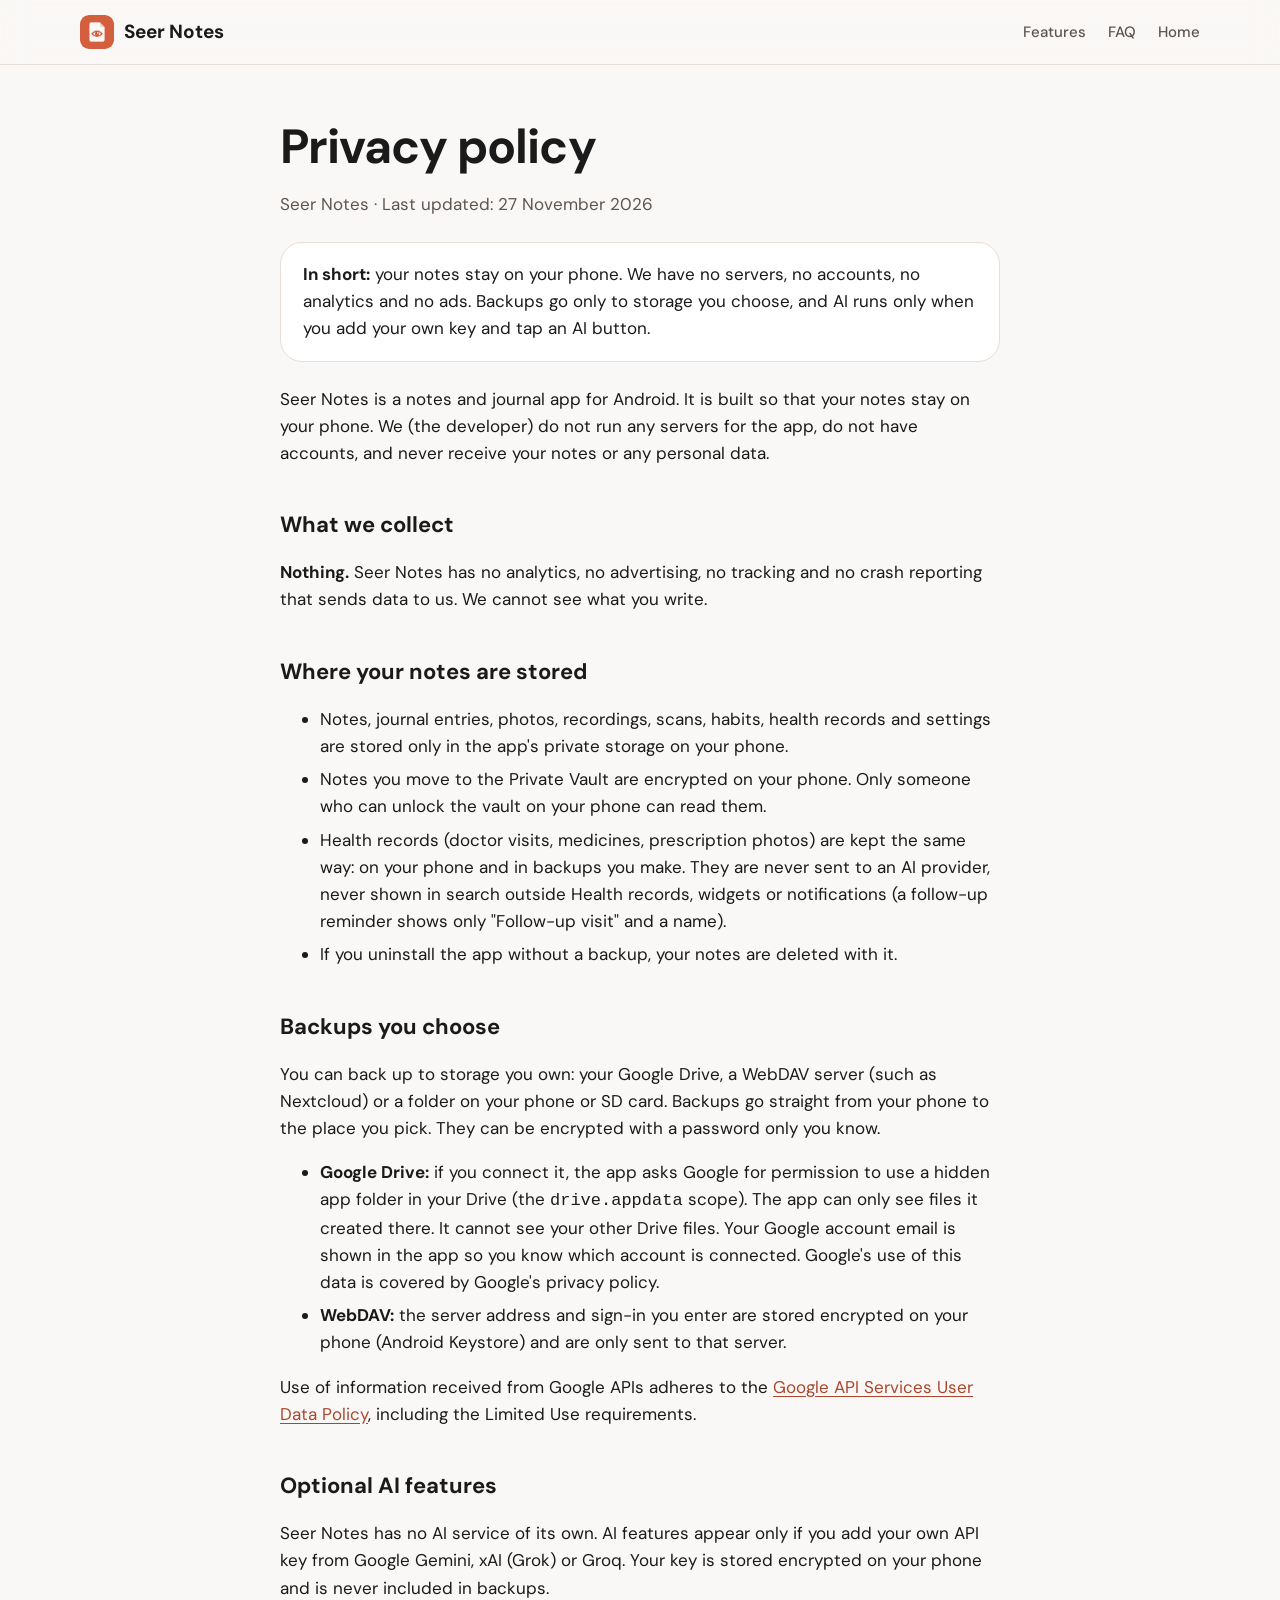
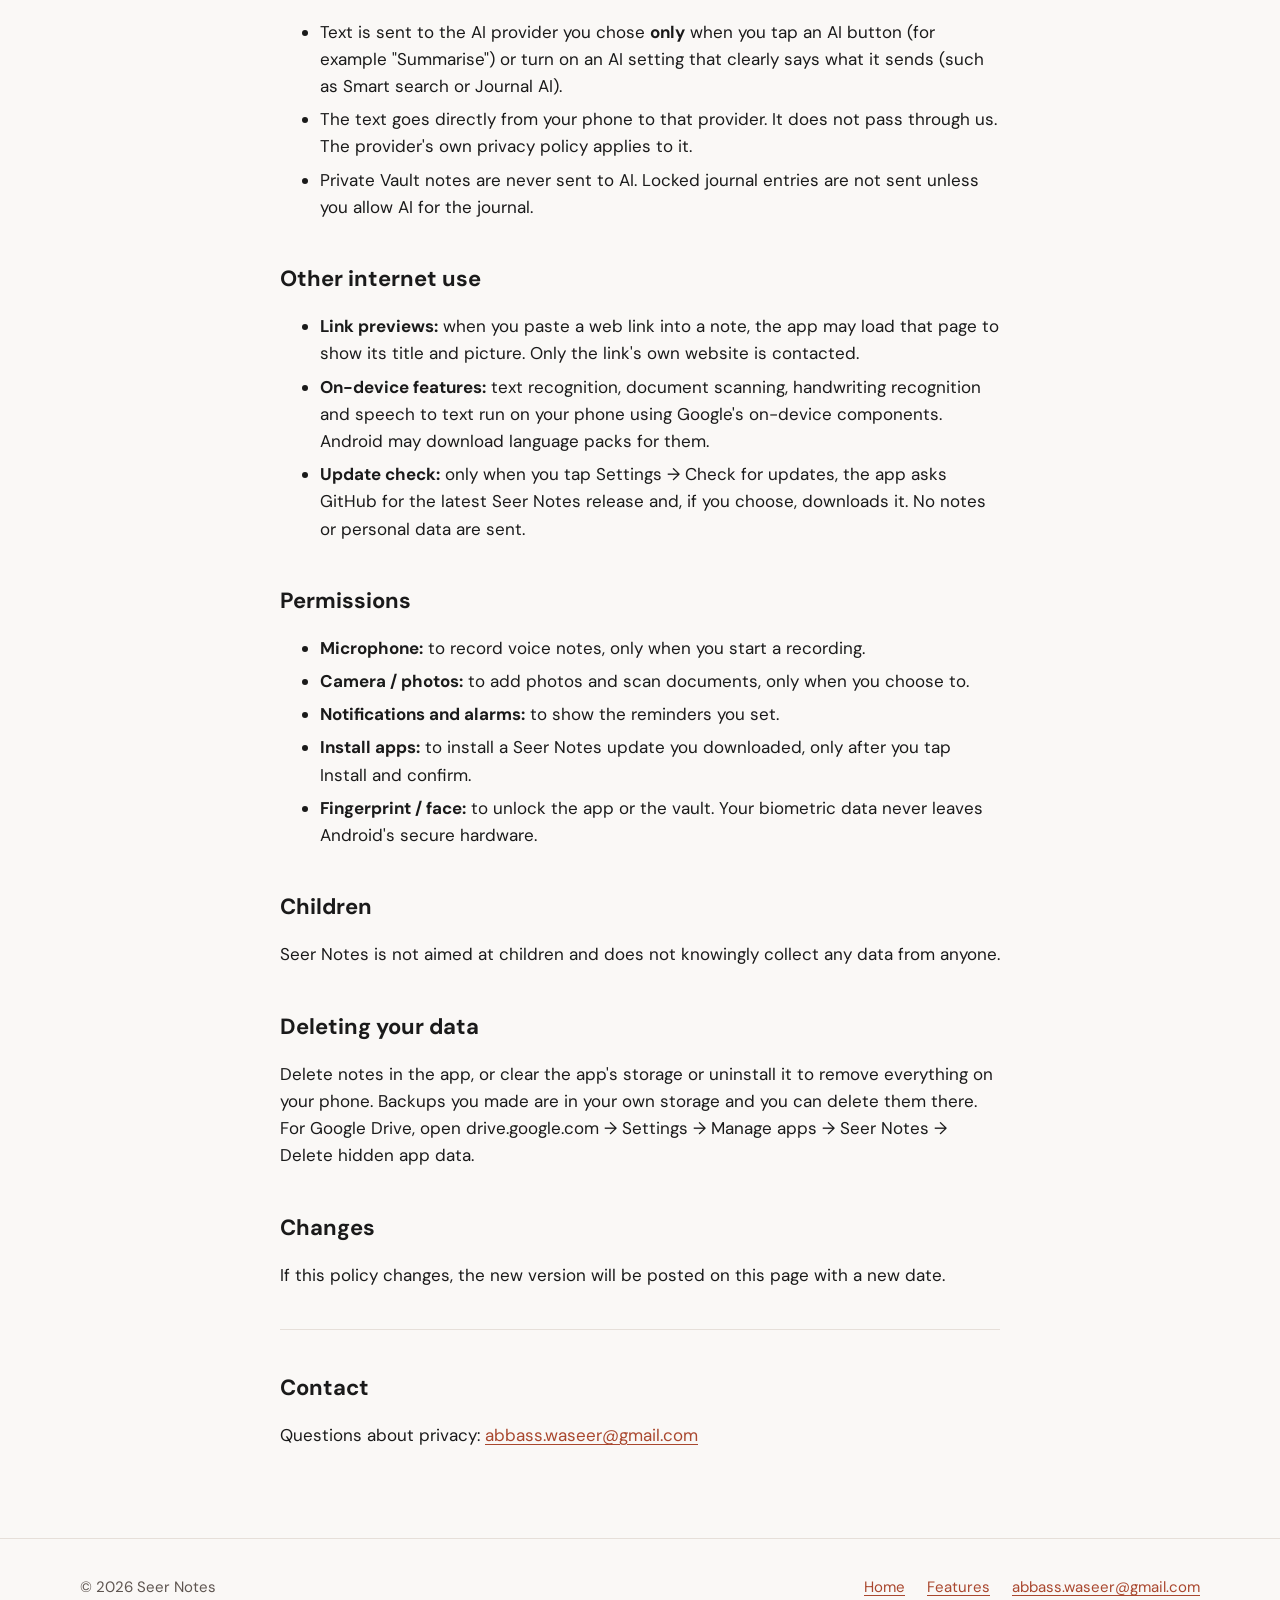
<file: privacy.html>
<!doctype html>
<html lang="en">
<head>
<meta charset="utf-8">
<meta name="viewport" content="width=device-width, initial-scale=1">
<title>Privacy policy · Seer Notes</title>
<meta name="description" content="How Seer Notes handles your data: notes stay on your phone, no servers, no accounts, no tracking.">
<meta name="theme-color" content="#D35F3F">
<link rel="icon" href="img/icon.png">
<link rel="stylesheet" href="style.css">
</head>
<body>
<header class="top">
  <div class="wrap">
    <a class="brand" href="./"><img src="img/icon.png" alt="" width="34" height="34">Seer Notes</a>
    <nav aria-label="Main">
      <a href="./#features">Features</a>
      <a href="./#faq">FAQ</a>
      <a class="keep" href="./">Home</a>
    </nav>
  </div>
</header>
<main class="doc" id="main">
<h1>Privacy policy</h1>
<p class="muted">Seer Notes · Last updated: 27 November 2026</p>
<div class="summary"><strong>In short:</strong> your notes stay on your phone. We have no servers, no accounts, no analytics and no ads. Backups go only to storage you choose, and AI runs only when you add your own key and tap an AI button.</div>


<p>Seer Notes is a notes and journal app for Android. It is built so that your notes stay
on your phone. We (the developer) do not run any servers for the app, do not have accounts,
and never receive your notes or any personal data.</p>

<h2>What we collect</h2>
<p><strong>Nothing.</strong> Seer Notes has no analytics, no advertising, no tracking and
no crash reporting that sends data to us. We cannot see what you write.</p>

<h2>Where your notes are stored</h2>
<ul>
  <li>Notes, journal entries, photos, recordings, scans, habits, health records and settings are stored
      only in the app's private storage on your phone.</li>
  <li>Notes you move to the Private Vault are encrypted on your phone. Only someone who
      can unlock the vault on your phone can read them.</li>
  <li>Health records (doctor visits, medicines, prescription photos) are kept the same way:
      on your phone and in backups you make. They are never sent to an AI provider, never
      shown in search outside Health records, widgets or notifications (a follow-up reminder
      shows only "Follow-up visit" and a name).</li>
  <li>If you uninstall the app without a backup, your notes are deleted with it.</li>
</ul>

<h2>Backups you choose</h2>
<p>You can back up to storage you own: your Google Drive, a WebDAV server (such as
Nextcloud) or a folder on your phone or SD card. Backups go straight from your phone to
the place you pick. They can be encrypted with a password only you know.</p>
<ul>
  <li><strong>Google Drive:</strong> if you connect it, the app asks Google for permission
      to use a hidden app folder in your Drive (the <code>drive.appdata</code> scope). The
      app can only see files it created there. It cannot see your other Drive files. Your
      Google account email is shown in the app so you know which account is connected.
      Google's use of this data is covered by Google's privacy policy.</li>
  <li><strong>WebDAV:</strong> the server address and sign-in you enter are stored
      encrypted on your phone (Android Keystore) and are only sent to that server.</li>
</ul>
<p>Use of information received from Google APIs adheres to the
<a href="https://developers.google.com/terms/api-services-user-data-policy">Google API Services
User Data Policy</a>, including the Limited Use requirements.</p>

<h2>Optional AI features</h2>
<p>Seer Notes has no AI service of its own. AI features appear only if you add your own API
key from Google Gemini, xAI (Grok) or Groq. Your key is stored encrypted on your phone and is
never included in backups.</p>
<ul>
  <li>Text is sent to the AI provider you chose <strong>only</strong> when you tap an AI button
      (for example "Summarise") or turn on an AI setting that clearly says what it sends
      (such as Smart search or Journal AI).</li>
  <li>The text goes directly from your phone to that provider. It does not pass through
      us. The provider's own privacy policy applies to it.</li>
  <li>Private Vault notes are never sent to AI. Locked journal entries are not sent unless
      you allow AI for the journal.</li>
</ul>

<h2>Other internet use</h2>
<ul>
  <li><strong>Link previews:</strong> when you paste a web link into a note, the app may
      load that page to show its title and picture. Only the link's own website is contacted.</li>
  <li><strong>On-device features:</strong> text recognition, document scanning, handwriting
      recognition and speech to text run on your phone using Google's on-device components.
      Android may download language packs for them.</li>
  <li><strong>Update check:</strong> only when you tap Settings → Check for updates, the app
      asks GitHub for the latest Seer Notes release and, if you choose, downloads it. No notes
      or personal data are sent.</li>
</ul>

<h2>Permissions</h2>
<ul>
  <li><strong>Microphone:</strong> to record voice notes, only when you start a recording.</li>
  <li><strong>Camera / photos:</strong> to add photos and scan documents, only when you choose to.</li>
  <li><strong>Notifications and alarms:</strong> to show the reminders you set.</li>
  <li><strong>Install apps:</strong> to install a Seer Notes update you downloaded, only after
      you tap Install and confirm.</li>
  <li><strong>Fingerprint / face:</strong> to unlock the app or the vault. Your biometric data
      never leaves Android's secure hardware.</li>
</ul>

<h2>Children</h2>
<p>Seer Notes is not aimed at children and does not knowingly collect any data from anyone.</p>

<h2>Deleting your data</h2>
<p>Delete notes in the app, or clear the app's storage or uninstall it to remove everything
on your phone. Backups you made are in your own storage and you can delete them there. For
Google Drive, open drive.google.com → Settings → Manage apps → Seer Notes → Delete hidden
app data.</p>

<h2>Changes</h2>
<p>If this policy changes, the new version will be posted on this page with a new date.</p>

<hr>
<h2>Contact</h2>
<p>Questions about privacy: <a href="mailto:abbass.waseer@gmail.com">abbass.waseer@gmail.com</a></p>
</main>
<footer>
  <div class="wrap">
    <span>© 2026 Seer Notes</span>
    <div class="links">
      <a href="./">Home</a>
      <a href="./#features">Features</a>
      <a href="mailto:abbass.waseer@gmail.com">abbass.waseer@gmail.com</a>
    </div>
  </div>
</footer>
</body>
</html>
</file>
<file: style.css>
/* Seer Notes website. Colours and type follow the app's design system. */
@font-face { font-family: "DM Sans"; font-weight: 300; font-display: swap; src: url("fonts/DMSans-Light.ttf") format("truetype"); }
@font-face { font-family: "DM Sans"; font-weight: 400; font-display: swap; src: url("fonts/DMSans-Regular.ttf") format("truetype"); }
@font-face { font-family: "DM Sans"; font-weight: 500; font-display: swap; src: url("fonts/DMSans-Medium.ttf") format("truetype"); }
@font-face { font-family: "DM Sans"; font-weight: 700; font-display: swap; src: url("fonts/DMSans-Bold.ttf") format("truetype"); }

:root {
  --terracotta: #D35F3F;
  --clay: #A9472E;
  --page: #FAF8F6;
  --surface: #FFFFFF;
  --soft: #EFEAE6;
  --hairline: #E6DFD9;
  --ink: #1A1A1A;
  --muted: #5E5550;
  --accent-text: #A9472E;
  --glass: linear-gradient(170deg, #F1E4DB 0%, #EEE9E5 55%, #E2E5E6 100%);
  --shadow: 0 18px 50px rgba(60, 40, 30, .14);
  --radius: 28px;
  --tan: #A88566; --sage: #9AA88A; --slate: #8A9AA3; --rose: #B4806F; --mist: #958CA0; --ochre: #B39A63;
  color-scheme: light dark;
}
@media (prefers-color-scheme: dark) {
  :root {
    --page: #231F1D;
    --surface: #3A3431;
    --soft: #3A3431;
    --hairline: #4A423E;
    --ink: #FAF8F6;
    --muted: #D2C9C3;
    --accent-text: #F0A48E;
    --glass: linear-gradient(175deg, #6A5D56 0%, #4A423E 50%, #2B2624 100%);
    --shadow: 0 18px 50px rgba(0, 0, 0, .35);
  }
}

* { box-sizing: border-box; }
html { scroll-behavior: smooth; scroll-padding-top: 84px; }
body {
  margin: 0;
  background: var(--page);
  color: var(--ink);
  font: 400 17px/1.6 "DM Sans", system-ui, -apple-system, "Segoe UI", Roboto, sans-serif;
  -webkit-font-smoothing: antialiased;
}
img { max-width: 100%; display: block; }
a { color: var(--accent-text); text-underline-offset: 3px; }
a:hover { text-decoration-thickness: 2px; }
:focus-visible { outline: 3px solid var(--terracotta); outline-offset: 3px; border-radius: 8px; }

.wrap { width: min(1120px, 100% - 40px); margin-inline: auto; }
.skip { position: absolute; left: -999px; }
.skip:focus { left: 16px; top: 12px; z-index: 50; background: var(--surface); padding: 8px 14px; }

/* Header */
.top {
  position: sticky; top: 0; z-index: 20;
  background: color-mix(in srgb, var(--page) 82%, transparent);
  backdrop-filter: blur(14px);
  border-bottom: 1px solid var(--hairline);
}
.top .wrap { display: flex; align-items: center; gap: 24px; height: 64px; }
.brand { display: flex; align-items: center; gap: 10px; color: var(--ink); text-decoration: none; font-weight: 700; font-size: 19px; }
.brand img { width: 34px; height: 34px; border-radius: 9px; }
.top nav { margin-left: auto; display: flex; gap: 22px; }
.top nav a { color: var(--muted); text-decoration: none; font-weight: 500; font-size: 15px; }
.top nav a:hover { color: var(--ink); }
@media (max-width: 760px) { .top nav a:not(.keep) { display: none; } }

/* Buttons */
.btn {
  display: inline-flex; align-items: center; gap: 10px;
  padding: 14px 24px; border-radius: 999px;
  font-weight: 500; font-size: 16px; text-decoration: none;
  background: var(--terracotta); color: #fff;
  box-shadow: 0 10px 26px rgba(211, 95, 63, .32);
}
.btn:hover { background: var(--clay); }
.btn.ghost { background: var(--surface); color: var(--ink); box-shadow: none; border: 1px solid var(--hairline); }
.btn.ghost:hover { background: var(--soft); }

/* Hero */
.hero { background: var(--glass); overflow: hidden; }
.hero .wrap { display: grid; grid-template-columns: 1.1fr .9fr; gap: 48px; align-items: center; padding: 72px 0 0; max-height: 760px; }
.eyebrow { text-transform: uppercase; letter-spacing: .14em; font-size: 13px; font-weight: 500; color: var(--accent-text); margin: 0 0 14px; }
.hero h1 { font-size: clamp(40px, 6vw, 68px); line-height: 1.04; font-weight: 700; letter-spacing: -.02em; margin: 0 0 20px; }
.hero .lead { font-size: 20px; color: var(--muted); max-width: 34ch; margin: 0 0 30px; }
.cta { display: flex; flex-wrap: wrap; gap: 12px; align-items: center; }
.soon { font-size: 14px; color: var(--muted); margin-top: 14px; }
.hero .phone { margin: 0 auto -140px; align-self: start; }
@media (max-width: 860px) {
  .hero .wrap { grid-template-columns: 1fr; padding-top: 48px; text-align: left; }
  .hero .phone { margin-bottom: -220px; }
}

/* Phone frame around raw 1080x2460 captures */
.phone {
  width: min(300px, 78vw);
  border-radius: 42px; padding: 10px;
  background: #1C1917;
  box-shadow: var(--shadow), inset 0 0 0 2px #3A3431;
}
.phone img { border-radius: 33px; aspect-ratio: 1080 / 2460; object-fit: cover; width: 100%; height: auto; background: var(--soft); }
.phone.sm { width: min(250px, 70vw); }

/* Promise strip */
.promises { padding: 56px 0 32px; }
.promises ul { list-style: none; padding: 0; margin: 0; display: grid; grid-template-columns: repeat(4, 1fr); gap: 16px; }
.promises li { background: var(--surface); border: 1px solid var(--hairline); border-radius: 22px; padding: 22px; }
.promises b { display: block; font-size: 18px; margin-bottom: 4px; }
.promises span { color: var(--muted); font-size: 15px; }
@media (max-width: 860px) { .promises ul { grid-template-columns: 1fr 1fr; } }
@media (max-width: 520px) { .promises ul { grid-template-columns: 1fr; } }

/* Feature index */
.index { padding: 40px 0 24px; }
.index h2, .section-title { font-size: clamp(30px, 4vw, 44px); line-height: 1.1; letter-spacing: -.015em; margin: 0 0 10px; }
.index p.sub { color: var(--muted); margin: 0 0 28px; max-width: 60ch; }
.chips { display: flex; flex-wrap: wrap; gap: 10px; }
.chips a {
  text-decoration: none; color: var(--ink);
  background: var(--surface); border: 1px solid var(--hairline);
  padding: 9px 16px; border-radius: 999px; font-size: 15px; font-weight: 500;
}
.chips a:hover { background: var(--soft); }

/* Feature sections */
.feature { padding: 72px 0; border-top: 1px solid var(--hairline); }
.feature .wrap { display: grid; grid-template-columns: 1fr 1fr; gap: 64px; align-items: center; }
.feature.flip .text { order: 2; }
.feature .shots { display: flex; gap: 20px; justify-content: center; align-items: flex-start; }
.feature .shots .phone:nth-child(2) { margin-top: 56px; }
.feature.noshot .wrap { grid-template-columns: 1fr; }
.feature h2 { font-size: clamp(28px, 3.4vw, 40px); line-height: 1.12; letter-spacing: -.015em; margin: 0 0 14px; }
.feature .intro { font-size: 19px; color: var(--muted); margin: 0 0 22px; }
.tag {
  display: inline-block; font-size: 13px; font-weight: 500; letter-spacing: .04em;
  padding: 5px 12px; border-radius: 999px; color: #fff; margin-bottom: 16px;
}
ul.ticks { list-style: none; padding: 0; margin: 0; display: grid; gap: 10px; }
ul.ticks li { position: relative; padding-left: 30px; }
ul.ticks li::before {
  content: ""; position: absolute; left: 0; top: .42em;
  width: 18px; height: 18px; border-radius: 6px; background: var(--terracotta);
  -webkit-mask: url("data:image/svg+xml,%3Csvg xmlns='http://www.w3.org/2000/svg' viewBox='0 0 24 24' fill='none' stroke='black' stroke-width='3' stroke-linecap='round' stroke-linejoin='round'%3E%3Cpath d='M5 12.5l4.5 4.5L19 7'/%3E%3C/svg%3E") center / 14px no-repeat;
          mask: url("data:image/svg+xml,%3Csvg xmlns='http://www.w3.org/2000/svg' viewBox='0 0 24 24' fill='none' stroke='black' stroke-width='3' stroke-linecap='round' stroke-linejoin='round'%3E%3Cpath d='M5 12.5l4.5 4.5L19 7'/%3E%3C/svg%3E") center / 14px no-repeat;
  background-color: var(--terracotta);
}
ul.ticks li::after {
  content: ""; position: absolute; left: 0; top: .42em; width: 18px; height: 18px; border-radius: 6px;
  background: color-mix(in srgb, var(--terracotta) 16%, transparent); z-index: -1;
}
.note {
  margin-top: 22px; padding: 14px 18px; border-radius: 16px;
  background: var(--soft); color: var(--muted); font-size: 15px;
}
.feature .wrap > * { min-width: 0; }
@media (max-width: 860px) {
  .feature .wrap { grid-template-columns: 1fr; gap: 36px; }
  .feature.flip .text { order: 0; }
}
@media (max-width: 600px) {
  .feature .shots { gap: 12px; }
  .feature .shots .phone.sm { width: calc(50% - 6px); border-radius: 28px; padding: 6px; }
  .feature .shots .phone.sm img { border-radius: 23px; }
  .feature .shots .phone:nth-child(2) { margin-top: 32px; }
}

/* Grid of smaller features */
.grid { display: grid; grid-template-columns: repeat(3, 1fr); gap: 16px; margin-top: 8px; }
.card { background: var(--surface); border: 1px solid var(--hairline); border-radius: 22px; padding: 22px; }
.card h3 { margin: 0 0 6px; font-size: 18px; }
.card p { margin: 0; color: var(--muted); font-size: 15px; }
@media (max-width: 860px) { .grid { grid-template-columns: 1fr 1fr; } }
@media (max-width: 520px) { .grid { grid-template-columns: 1fr; } }

/* Privacy band */
.privacy-band { background: var(--glass); padding: 80px 0; }
.privacy-band .wrap { display: grid; grid-template-columns: 1fr 1fr; gap: 48px; align-items: start; }
.privacy-band p { color: var(--muted); }
@media (max-width: 860px) { .privacy-band .wrap { grid-template-columns: 1fr; } }

/* FAQ */
.faq { padding: 80px 0; }
.faq details { border-bottom: 1px solid var(--hairline); padding: 18px 0; }
.faq summary { cursor: pointer; font-weight: 500; font-size: 18px; list-style: none; display: flex; justify-content: space-between; gap: 16px; }
.faq summary::-webkit-details-marker { display: none; }
.faq summary::after { content: "+"; color: var(--accent-text); font-size: 24px; line-height: 1; }
.faq details[open] summary::after { content: "–"; }
.faq details p { color: var(--muted); margin: 10px 0 0; max-width: 70ch; }

/* Footer */
footer { border-top: 1px solid var(--hairline); padding: 36px 0 48px; color: var(--muted); font-size: 15px; }
footer .wrap { display: flex; flex-wrap: wrap; gap: 16px 32px; align-items: center; }
footer .links { margin-left: auto; display: flex; gap: 22px; flex-wrap: wrap; }

/* Long-form pages (privacy) */
.doc { max-width: 760px; margin: 0 auto; padding: 56px 20px 72px; }
.doc h1 { font-size: clamp(34px, 5vw, 48px); line-height: 1.1; letter-spacing: -.02em; margin: 0 0 6px; }
.doc h2 { font-size: 22px; margin: 40px 0 10px; }
.doc .muted { color: var(--muted); }
.doc li { margin: 6px 0; }
.doc hr { border: 0; border-top: 1px solid var(--hairline); margin: 40px 0; }
.doc .summary { background: var(--surface); border: 1px solid var(--hairline); border-radius: 22px; padding: 18px 22px; margin: 24px 0; }

@media (prefers-reduced-motion: reduce) { html { scroll-behavior: auto; } }
</file>
